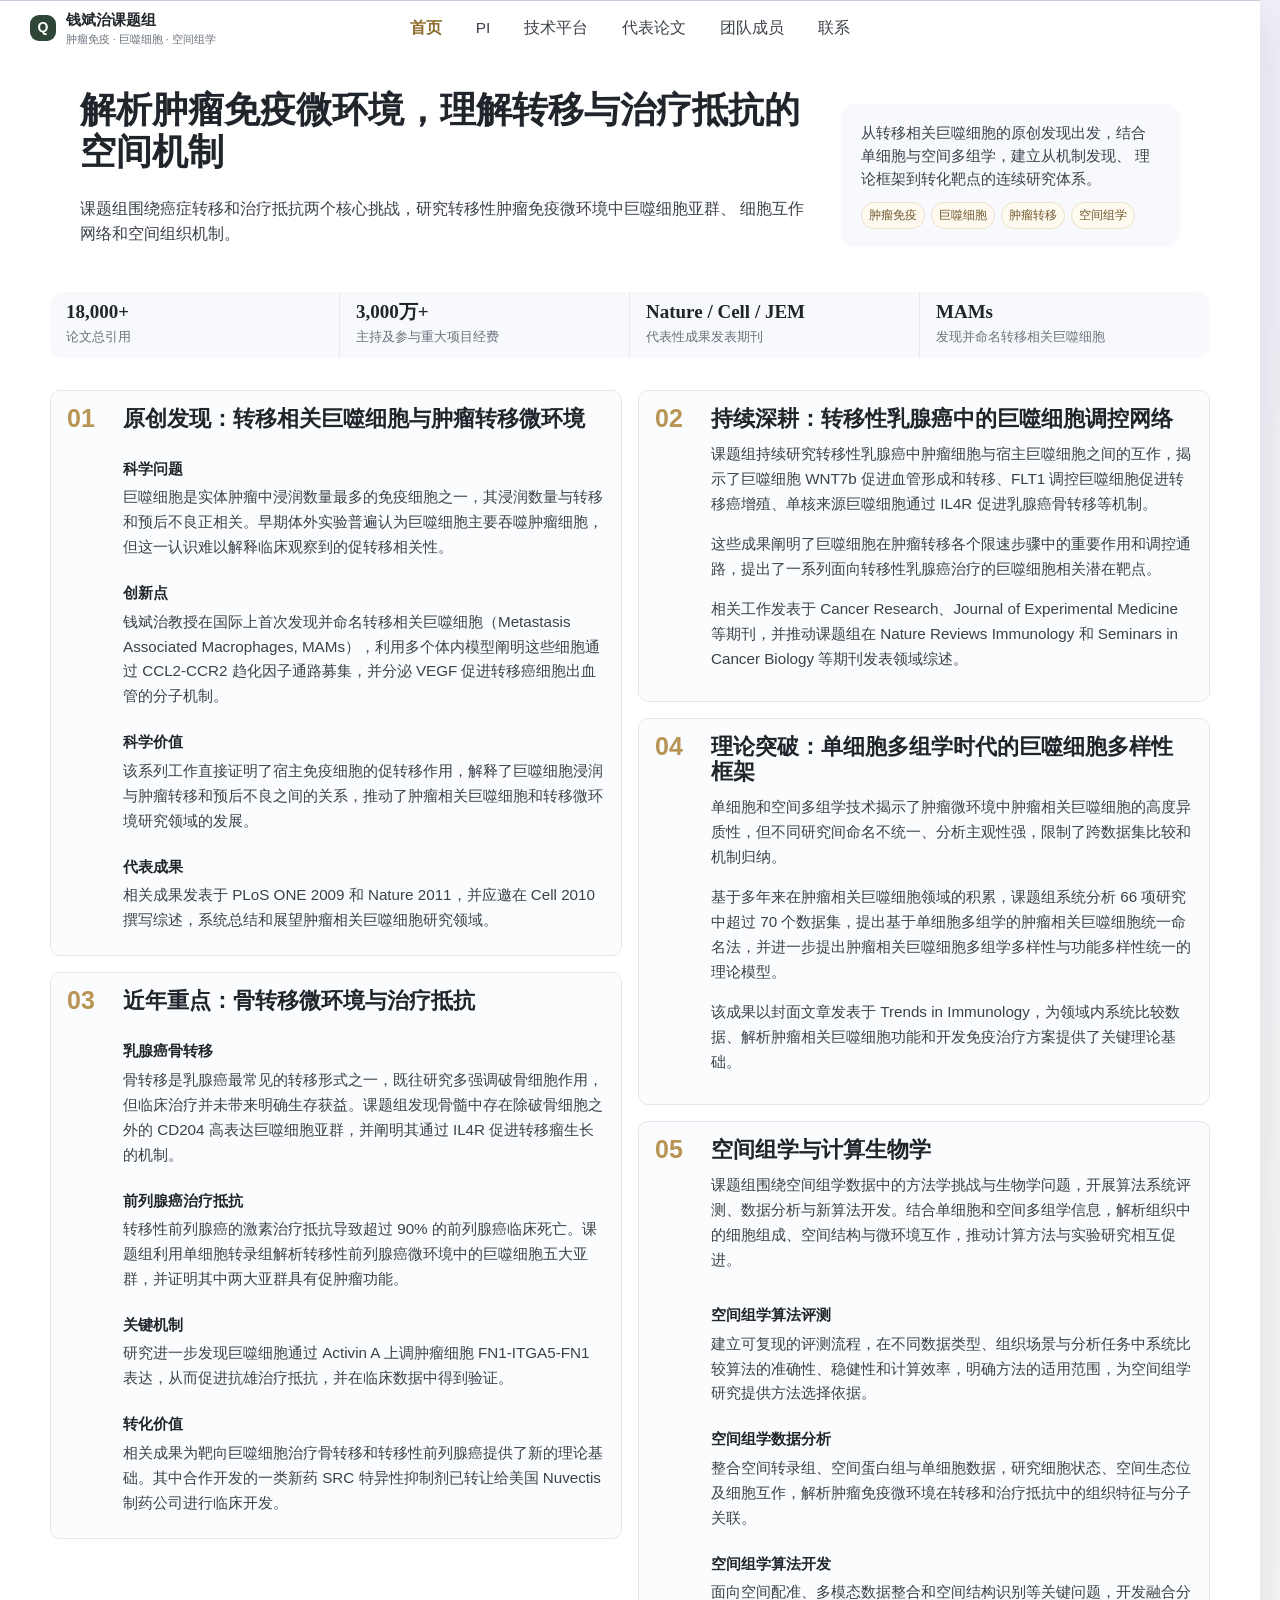
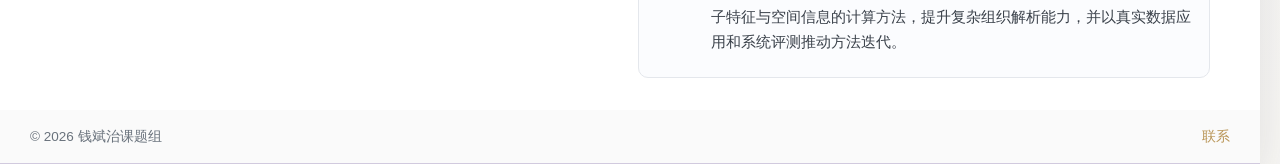
<file: index.html>
<!doctype html>
<html lang="zh-CN">
  <head>
    <meta charset="utf-8">
    <meta name="viewport" content="width=device-width, initial-scale=1">
    <meta name="description" content="钱斌治教授课题组中文主页：肿瘤免疫、巨噬细胞、肿瘤微环境、空间组学与多组学整合研究。">
    <title>钱斌治课题组 | 肿瘤免疫与空间组学</title>
    <link rel="stylesheet" href="styles.css">
  </head>
  <body>
    <header class="site-header">
      <a class="brand" href="index.html" aria-label="回到首页">
        <span class="brand-mark">Q</span>
        <span>
          <strong>钱斌治课题组</strong>
          <small>肿瘤免疫 · 巨噬细胞 · 空间组学</small>
        </span>
      </a>
      <button class="nav-toggle" type="button" aria-expanded="false" aria-controls="site-nav">
        <span></span>
        <span></span>
        <span></span>
      </button>
      <nav id="site-nav" class="site-nav" aria-label="主导航">
        <a class="active" href="index.html">首页</a>
        <a href="pi.html">PI</a>
        <a href="platforms.html">技术平台</a>
        <a href="publications.html">代表论文</a>
        <a href="members.html">团队成员</a>
        <a href="contact.html">联系</a>
      </nav>
    </header>

    <main>
      <section class="home-hero">
        <div class="hero-statement">
          <p class="eyebrow">研究方向</p>
          <h1>解析肿瘤免疫微环境，理解转移与治疗抵抗的空间机制</h1>
          <p class="lead">
            课题组围绕癌症转移和治疗抵抗两个核心挑战，研究转移性肿瘤免疫微环境中巨噬细胞亚群、
            细胞互作网络和空间组织机制。
          </p>
        </div>
        <aside class="hero-brief">
          <p class="brief-label">钱斌治课题组</p>
          <p>
            从转移相关巨噬细胞的原创发现出发，结合单细胞与空间多组学，建立从机制发现、
            理论框架到转化靶点的连续研究体系。
          </p>
          <div class="brief-tags">
            <span>肿瘤免疫</span>
            <span>巨噬细胞</span>
            <span>肿瘤转移</span>
            <span>空间组学</span>
          </div>
        </aside>
      </section>

      <section class="metrics" aria-label="课题组亮点">
        <div>
          <strong>18,000+</strong>
          <span>论文总引用</span>
        </div>
        <div>
          <strong>3,000万+</strong>
          <span>主持及参与重大项目经费</span>
        </div>
        <div>
          <strong>Nature / Cell / JEM</strong>
          <span>代表性成果发表期刊</span>
        </div>
        <div>
          <strong>MAMs</strong>
          <span>发现并命名转移相关巨噬细胞</span>
        </div>
      </section>

      <section class="section">
        <div class="research-detail-list">
          <div class="research-column">
          <article style="--research-order: 1">
            <span class="card-index">01</span>
            <h2>原创发现：转移相关巨噬细胞与肿瘤转移微环境</h2>
            <div class="detail-columns">
              <div>
                <h3>科学问题</h3>
                <p>巨噬细胞是实体肿瘤中浸润数量最多的免疫细胞之一，其浸润数量与转移和预后不良正相关。早期体外实验普遍认为巨噬细胞主要吞噬肿瘤细胞，但这一认识难以解释临床观察到的促转移相关性。</p>
              </div>
              <div>
                <h3>创新点</h3>
                <p>钱斌治教授在国际上首次发现并命名转移相关巨噬细胞（Metastasis Associated Macrophages, MAMs），利用多个体内模型阐明这些细胞通过 CCL2-CCR2 趋化因子通路募集，并分泌 VEGF 促进转移癌细胞出血管的分子机制。</p>
              </div>
              <div>
                <h3>科学价值</h3>
                <p>该系列工作直接证明了宿主免疫细胞的促转移作用，解释了巨噬细胞浸润与肿瘤转移和预后不良之间的关系，推动了肿瘤相关巨噬细胞和转移微环境研究领域的发展。</p>
              </div>
              <div>
                <h3>代表成果</h3>
                <p>相关成果发表于 PLoS ONE 2009 和 Nature 2011，并应邀在 Cell 2010 撰写综述，系统总结和展望肿瘤相关巨噬细胞研究领域。</p>
              </div>
            </div>
          </article>

          <article style="--research-order: 3">
            <span class="card-index">03</span>
            <h2>近年重点：骨转移微环境与治疗抵抗</h2>
            <div class="detail-columns">
              <div>
                <h3>乳腺癌骨转移</h3>
                <p>骨转移是乳腺癌最常见的转移形式之一，既往研究多强调破骨细胞作用，但临床治疗并未带来明确生存获益。课题组发现骨髓中存在除破骨细胞之外的 CD204 高表达巨噬细胞亚群，并阐明其通过 IL4R 促进转移瘤生长的机制。</p>
              </div>
              <div>
                <h3>前列腺癌治疗抵抗</h3>
                <p>转移性前列腺癌的激素治疗抵抗导致超过 90% 的前列腺癌临床死亡。课题组利用单细胞转录组解析转移性前列腺癌微环境中的巨噬细胞五大亚群，并证明其中两大亚群具有促肿瘤功能。</p>
              </div>
              <div>
                <h3>关键机制</h3>
                <p>研究进一步发现巨噬细胞通过 Activin A 上调肿瘤细胞 FN1-ITGA5-FN1 表达，从而促进抗雄治疗抵抗，并在临床数据中得到验证。</p>
              </div>
              <div>
                <h3>转化价值</h3>
                <p>相关成果为靶向巨噬细胞治疗骨转移和转移性前列腺癌提供了新的理论基础。其中合作开发的一类新药 SRC 特异性抑制剂已转让给美国 Nuvectis 制药公司进行临床开发。</p>
              </div>
            </div>
          </article>

          </div>
          <div class="research-column">
          <article style="--research-order: 2">
            <span class="card-index">02</span>
            <h2>持续深耕：转移性乳腺癌中的巨噬细胞调控网络</h2>
            <p>课题组持续研究转移性乳腺癌中肿瘤细胞与宿主巨噬细胞之间的互作，揭示了巨噬细胞 WNT7b 促进血管形成和转移、FLT1 调控巨噬细胞促进转移癌增殖、单核来源巨噬细胞通过 IL4R 促进乳腺癌骨转移等机制。</p>
            <p>这些成果阐明了巨噬细胞在肿瘤转移各个限速步骤中的重要作用和调控通路，提出了一系列面向转移性乳腺癌治疗的巨噬细胞相关潜在靶点。</p>
            <p>相关工作发表于 Cancer Research、Journal of Experimental Medicine 等期刊，并推动课题组在 Nature Reviews Immunology 和 Seminars in Cancer Biology 等期刊发表领域综述。</p>
          </article>
          <article style="--research-order: 4">
            <span class="card-index">04</span>
            <h2>理论突破：单细胞多组学时代的巨噬细胞多样性框架</h2>
            <p>单细胞和空间多组学技术揭示了肿瘤微环境中肿瘤相关巨噬细胞的高度异质性，但不同研究间命名不统一、分析主观性强，限制了跨数据集比较和机制归纳。</p>
            <p>基于多年来在肿瘤相关巨噬细胞领域的积累，课题组系统分析 66 项研究中超过 70 个数据集，提出基于单细胞多组学的肿瘤相关巨噬细胞统一命名法，并进一步提出肿瘤相关巨噬细胞多组学多样性与功能多样性统一的理论模型。</p>
            <p>该成果以封面文章发表于 Trends in Immunology，为领域内系统比较数据、解析肿瘤相关巨噬细胞功能和开发免疫治疗方案提供了关键理论基础。</p>
          </article>
          <article class="bioinformatics-section" aria-labelledby="bioinformatics-title" style="--research-order: 5">
            <span class="card-index">05</span>
            <h2 id="bioinformatics-title">空间组学与计算生物学</h2>
            <p>课题组围绕空间组学数据中的方法学挑战与生物学问题，开展算法系统评测、数据分析与新算法开发。结合单细胞和空间多组学信息，解析组织中的细胞组成、空间结构与微环境互作，推动计算方法与实验研究相互促进。</p>
            <div class="detail-columns">
              <div>
              <h3>空间组学算法评测</h3>
              <p>建立可复现的评测流程，在不同数据类型、组织场景与分析任务中系统比较算法的准确性、稳健性和计算效率，明确方法的适用范围，为空间组学研究提供方法选择依据。</p>
              </div>
              <div>
              <h3>空间组学数据分析</h3>
              <p>整合空间转录组、空间蛋白组与单细胞数据，研究细胞状态、空间生态位及细胞互作，解析肿瘤免疫微环境在转移和治疗抵抗中的组织特征与分子关联。</p>
              </div>
              <div>
              <h3>空间组学算法开发</h3>
              <p>面向空间配准、多模态数据整合和空间结构识别等关键问题，开发融合分子特征与空间信息的计算方法，提升复杂组织解析能力，并以真实数据应用和系统评测推动方法迭代。</p>
              </div>
            </div>
          </article>
          </div>
        </div>
      </section>
    </main>

    <footer class="site-footer">
      <p>© <span id="year"></span> 钱斌治课题组</p>
      <a href="contact.html">联系</a>
    </footer>

    <script src="script.js"></script>
  </body>
</html>
</file>
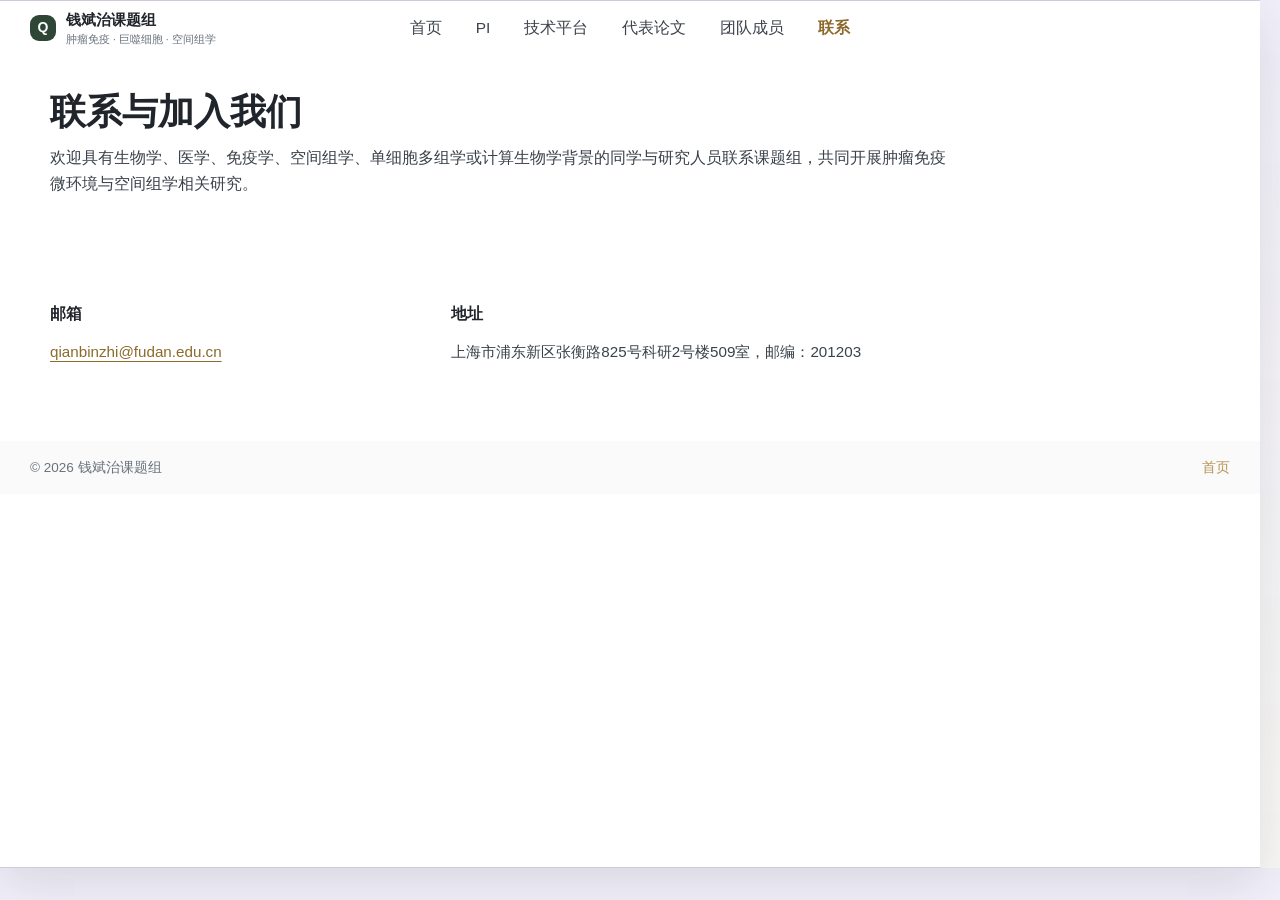
<file: contact.html>
<!doctype html>
<html lang="zh-CN">
  <head>
    <meta charset="utf-8">
    <meta name="viewport" content="width=device-width, initial-scale=1">
    <meta name="description" content="联系钱斌治课题组。">
    <title>联系 | 钱斌治课题组</title>
    <link rel="stylesheet" href="styles.css">
  </head>
  <body>
    <header class="site-header">
      <a class="brand" href="index.html"><span class="brand-mark">Q</span><span><strong>钱斌治课题组</strong><small>肿瘤免疫 · 巨噬细胞 · 空间组学</small></span></a>
      <button class="nav-toggle" type="button" aria-expanded="false" aria-controls="site-nav"><span></span><span></span><span></span></button>
      <nav id="site-nav" class="site-nav" aria-label="主导航">
        <a href="index.html">首页</a><a href="pi.html">PI</a><a href="platforms.html">技术平台</a><a href="publications.html">代表论文</a><a href="members.html">团队成员</a><a class="active" href="contact.html">联系</a>
      </nav>
    </header>
    <main>
      <section class="page-hero compact">
        <div>
          <p class="eyebrow">联系</p>
          <h1>联系与加入我们</h1>
          <p class="lead">欢迎具有生物学、医学、免疫学、空间组学、单细胞多组学或计算生物学背景的同学与研究人员联系课题组，共同开展肿瘤免疫微环境与空间组学相关研究。</p>
        </div>
      </section>
      <section class="section">
        <div class="content-frame contact-frame">
          <div class="contact-grid">
            <div><h3>邮箱</h3><p><a href="mailto:qianbinzhi@fudan.edu.cn">qianbinzhi@fudan.edu.cn</a></p></div>
            <div><h3>地址</h3><p>上海市浦东新区张衡路825号科研2号楼509室，邮编：201203</p></div>
          </div>
        </div>
      </section>
    </main>
    <footer class="site-footer"><p>© <span id="year"></span> 钱斌治课题组</p><a href="index.html">首页</a></footer>
    <script src="script.js"></script>
  </body>
</html>
</file>
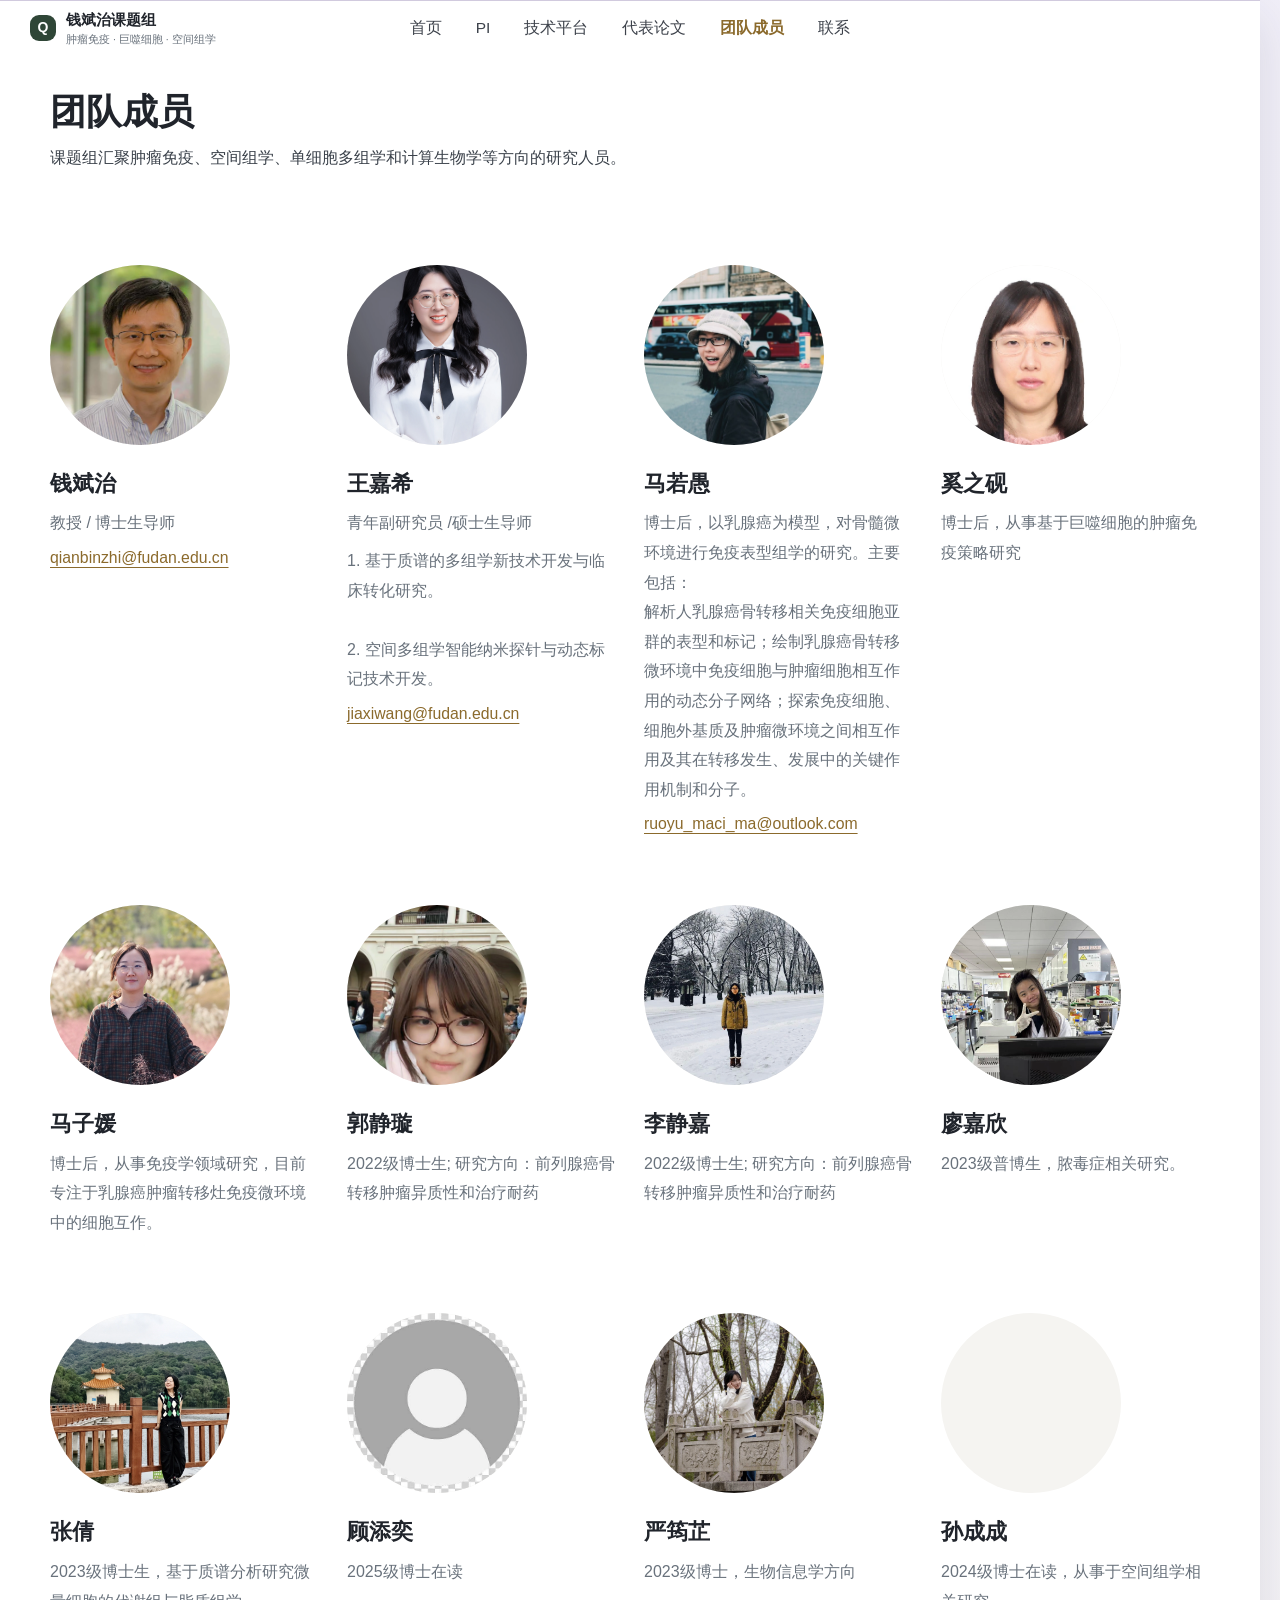
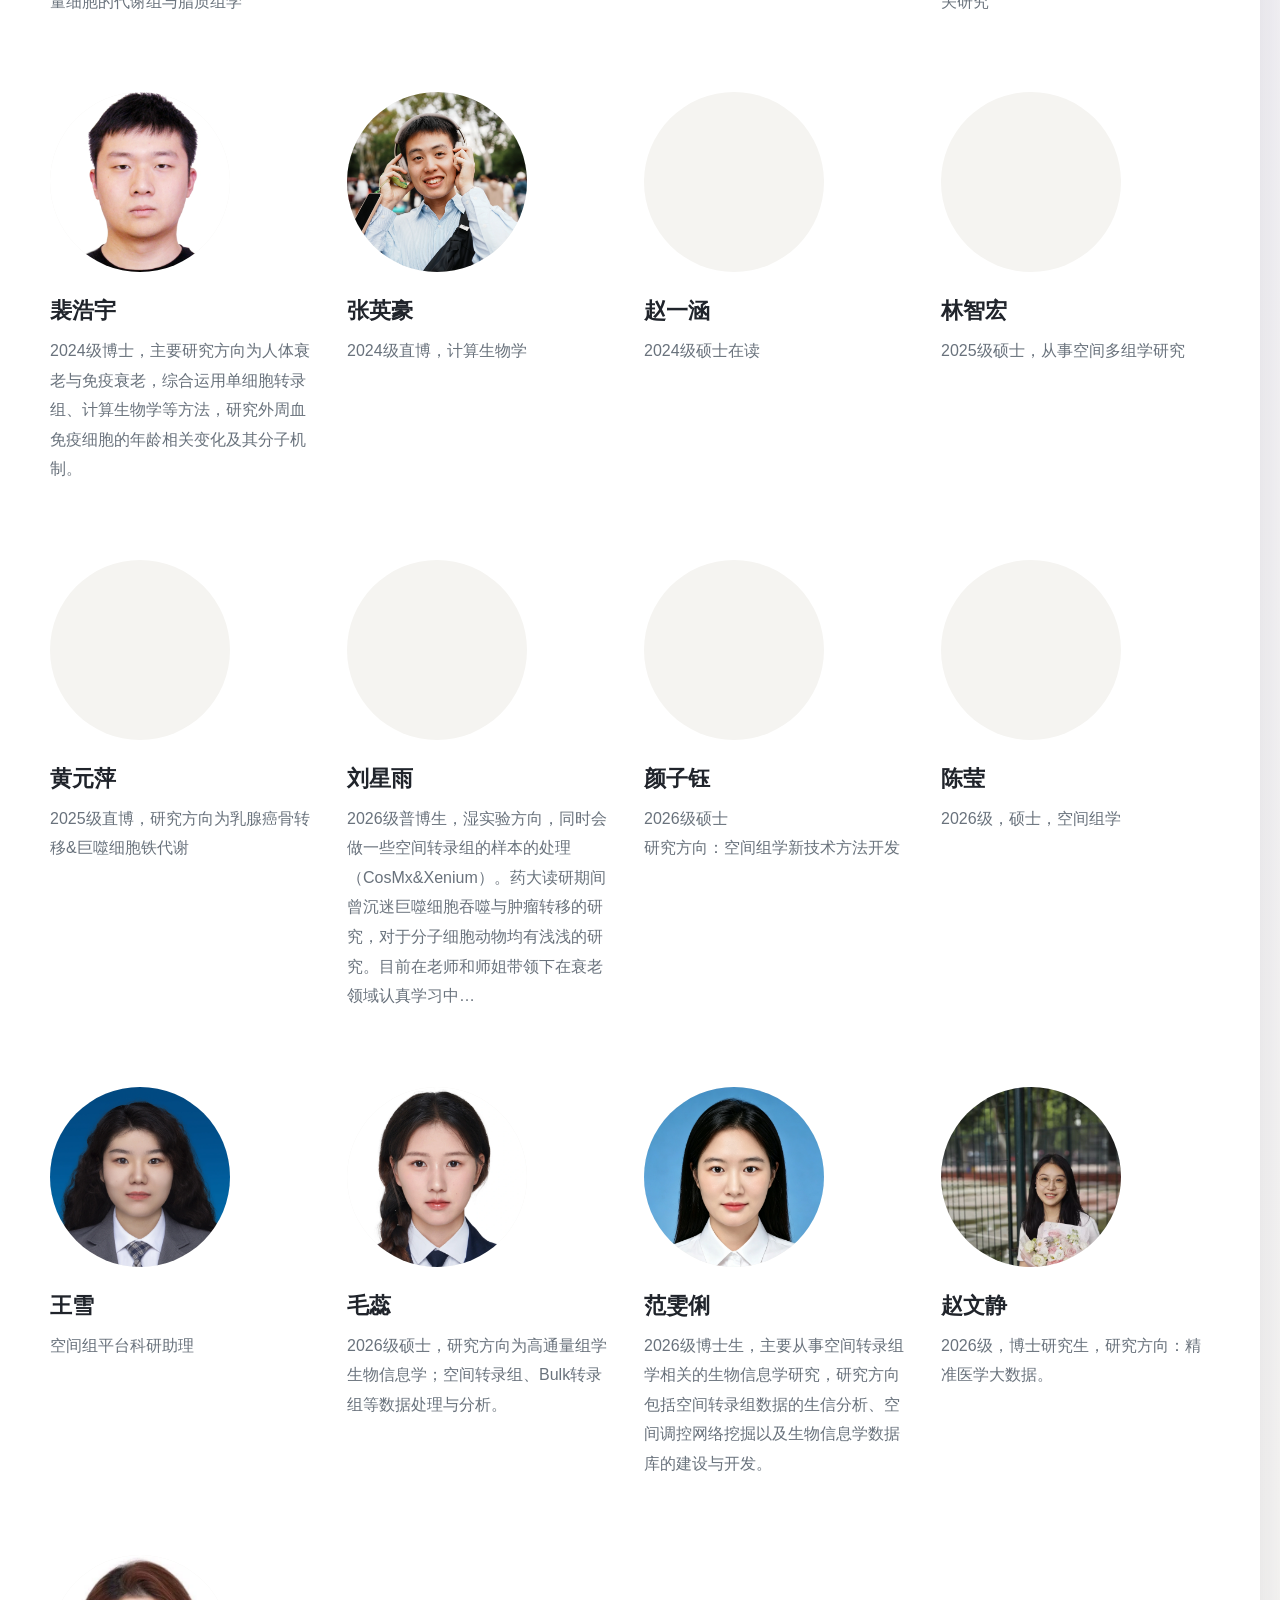
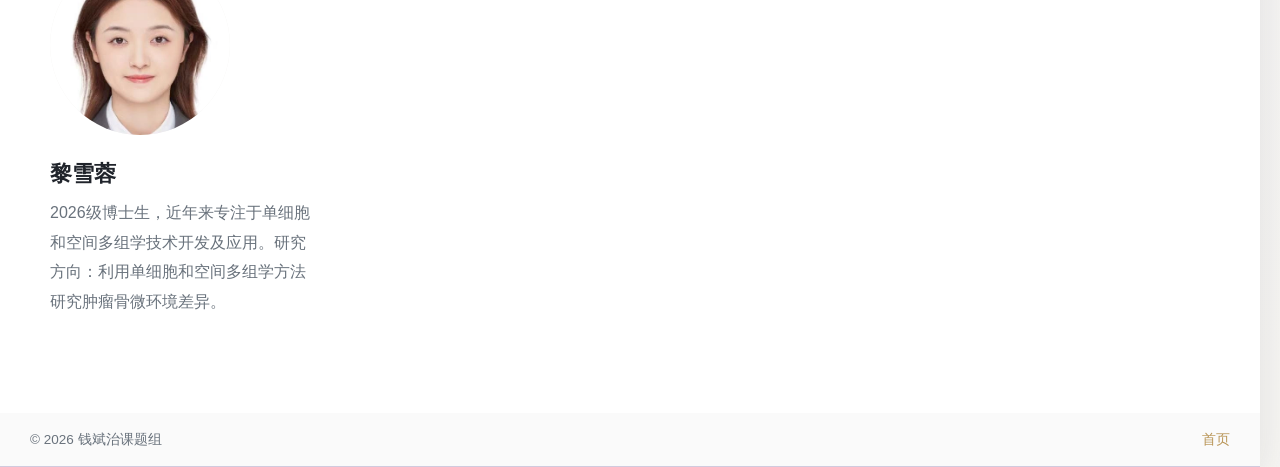
<file: members.html>
<!doctype html>
<html lang="zh-CN">
  <head>
    <meta charset="utf-8">
    <meta name="viewport" content="width=device-width, initial-scale=1">
    <meta name="description" content="钱斌治课题组团队成员。">
    <title>团队成员 | 钱斌治课题组</title>
    <link rel="stylesheet" href="styles.css">
  </head>
  <body>
    <header class="site-header">
      <a class="brand" href="index.html"><span class="brand-mark">Q</span><span><strong>钱斌治课题组</strong><small>肿瘤免疫 · 巨噬细胞 · 空间组学</small></span></a>
      <button class="nav-toggle" type="button" aria-expanded="false" aria-controls="site-nav"><span></span><span></span><span></span></button>
      <nav id="site-nav" class="site-nav" aria-label="主导航">
        <a href="index.html">首页</a><a href="pi.html">PI</a><a href="platforms.html">技术平台</a><a href="publications.html">代表论文</a><a class="active" href="members.html">团队成员</a><a href="contact.html">联系</a>
      </nav>
    </header>
    <main>
      <section class="page-hero compact">
        <div>
          <p class="eyebrow">团队</p>
          <h1>团队成员</h1>
          <p class="lead">课题组汇聚肿瘤免疫、空间组学、单细胞多组学和计算生物学等方向的研究人员。</p>
        </div>
      </section>
      <section class="section">
        <div class="content-frame">
          <div class="member-grid">
            <!-- MEMBERS:START -->
            <article class="member-card">
              <img src="assets/pi-qian-binzhi.webp" alt="钱斌治教授肖像">
              <div>
                <h3>钱斌治</h3>
                <p>教授 / 博士生导师</p>
                <a href="mailto:qianbinzhi@fudan.edu.cn">qianbinzhi@fudan.edu.cn</a>
              </div>
            </article>
            <article class="member-card"><img src="assets/members/Xi_Xi_2026-09-02%2014.55.22_%E7%8E%8B%E5%98%89%E5%B8%8C-%E5%A4%8D%E6%97%A6%E5%A4%A7%E5%AD%A6%40_01.webp" alt="王嘉希" loading="lazy" decoding="async"><div><h3>王嘉希</h3><p>青年副研究员 /硕士生导师</p><p>1. 基于质谱的多组学新技术开发与临床转化研究。

2. 空间多组学智能纳米探针与动态标记技术开发。</p><a href="mailto:jiaxiwang@fudan.edu.cn">jiaxiwang@fudan.edu.cn</a></div></article>
            <article class="member-card"><img src="assets/members/mry.webp" alt="马若愚" loading="lazy" decoding="async"><div><h3>马若愚</h3><p>博士后，以乳腺癌为模型，对骨髓微环境进行免疫表型组学的研究。主要包括：
解析人乳腺癌骨转移相关免疫细胞亚群的表型和标记；绘制乳腺癌骨转移微环境中免疫细胞与肿瘤细胞相互作用的动态分子网络；探索免疫细胞、细胞外基质及肿瘤微环境之间相互作用及其在转移发生、发展中的关键作用机制和分子。</p><a href="mailto:ruoyu_maci_ma@outlook.com">ruoyu_maci_ma@outlook.com</a></div></article>
            <article class="member-card"><img src="assets/members/XI_2026-09-04%2011.40.07_%E7%85%A7%E7%89%87_01.webp" alt="奚之砚" loading="lazy" decoding="async"><div><h3>奚之砚</h3><p>博士后，从事基于巨噬细胞的肿瘤免疫策略研究</p></div></article>
            <article class="member-card"><img src="assets/members/%E5%AD%90%E5%AA%9B_2026-09-02%2013.18.43_picture-0_01.webp" alt="马子媛" loading="lazy" decoding="async"><div><h3>马子媛</h3><p>博士后，从事免疫学领域研究，目前专注于乳腺癌肿瘤转移灶免疫微环境中的细胞互作。</p></div></article>
            <article class="member-card"><img src="assets/members/%E6%9C%AA%E9%97%BB%E8%8A%B1%E5%90%8D_2026-09-04%2010.09.51_%E7%94%9F%E6%B4%BB%E7%85%A7-%E9%83%AD%E9%9D%99%E7%92%87_01.webp" alt="郭静璇" loading="lazy" decoding="async"><div><h3>郭静璇</h3><p>2022级博士生; 研究方向：前列腺癌骨转移肿瘤异质性和治疗耐药</p></div></article>
            <article class="member-card"><img src="assets/members/%E6%9D%8E%E9%9D%99%E5%98%89_2026-09-04%2010.45.14_IMG_3282_01.webp" alt="李静嘉" loading="lazy" decoding="async"><div><h3>李静嘉</h3><p>2022级博士生; 研究方向：前列腺癌骨转移肿瘤异质性和治疗耐药</p></div></article>
            <article class="member-card"><img src="assets/members/%E5%8D%97%E5%98%89%E3%80%82_2026-09-02%2013.18.52_%E5%BE%AE%E4%BF%A1%E5%9B%BE%E7%89%87_20260902131608_9_69_02.webp" alt="廖嘉欣" loading="lazy" decoding="async"><div><h3>廖嘉欣</h3><p>2023级普博生，脓毒症相关研究。</p></div></article>
            <article class="member-card"><img src="assets/members/%E5%BC%A0%E5%80%A9_2026-09-02%2014.34.46_IMG_5520_02.webp" alt="张倩" loading="lazy" decoding="async"><div><h3>张倩</h3><p>2023级博士生，基于质谱分析研究微量细胞的代谢组与脂质组学</p></div></article>
            <article class="member-card"><img src="assets/members/eb059ad4933d518f1befa0e88c2b46c9.webp" alt="顾添奕" loading="lazy" decoding="async"><div><h3>顾添奕</h3><p>2025级博士在读</p></div></article>
            <article class="member-card"><img src="assets/members/yyz.webp" alt="严筠芷" loading="lazy" decoding="async"><div><h3>严筠芷</h3><p>2023级博士，生物信息学方向</p></div></article>
            <article class="member-card"><img src="assets/members/scc.webp" alt="孙成成" loading="lazy" decoding="async"><div><h3>孙成成</h3><p>2024级博士在读，从事于空间组学相关研究</p></div></article>
            <article class="member-card"><img src="assets/members/%E8%A3%B4%E6%B5%A9%E5%AE%87_2026-09-04%2011.46.03_picture-0_01.webp" alt="裴浩宇" loading="lazy" decoding="async"><div><h3>裴浩宇</h3><p>2024级博士，主要研究方向为人体衰老与免疫衰老，综合运用单细胞转录组、计算生物学等方法，研究外周血免疫细胞的年龄相关变化及其分子机制。</p></div></article>
            <article class="member-card"><img src="assets/members/zyh.webp" alt="张英豪" loading="lazy" decoding="async"><div><h3>张英豪</h3><p>2024级直博，计算生物学</p></div></article>
            <article class="member-card"><img src="assets/members/Z._2026-09-04%2012.06.56_IMG_6460_01.webp" alt="赵一涵" loading="lazy" decoding="async"><div><h3>赵一涵</h3><p>2024级硕士在读</p></div></article>
            <article class="member-card"><img src="assets/members/%E5%BE%AE%E4%BF%A1%E5%9B%BE%E7%89%87_20260905143202_64_2.webp" alt="林智宏" loading="lazy" decoding="async"><div><h3>林智宏</h3><p>2025级硕士，从事空间多组学研究</p></div></article>
            <article class="member-card"><img src="assets/members/%F0%9F%8C%9F_2026-09-03%2022.51.36_IMG_0080_01.webp" alt="黄元萍" loading="lazy" decoding="async"><div><h3>黄元萍</h3><p>2025级直博，研究方向为乳腺癌骨转移&amp;巨噬细胞铁代谢</p></div></article>
            <article class="member-card"><img src="assets/members/lxy.webp" alt="刘星雨" loading="lazy" decoding="async"><div><h3>刘星雨</h3><p>2026级普博生，湿实验方向，同时会做一些空间转录组的样本的处理（CosMx&amp;Xenium）。药大读研期间曾沉迷巨噬细胞吞噬与肿瘤转移的研究，对于分子细胞动物均有浅浅的研究。目前在老师和师姐带领下在衰老领域认真学习中…</p></div></article>
            <article class="member-card"><img src="assets/members/%E5%92%8C%E6%88%91%E4%B8%80%E8%B5%B7%E5%9B%9E%E5%8F%99%E5%88%A9%E4%BA%9A%E6%B2%99%E6%BC%A0%E5%A5%BD%E5%90%97_2026-09-02%2018.04.39_picture-0_01.webp" alt="颜子钰" loading="lazy" decoding="async"><div><h3>颜子钰</h3><p>2026级硕士
研究方向：空间组学新技术方法开发</p></div></article>
            <article class="member-card"><img src="assets/members/%E5%AE%A3%E6%84%BF_2026-09-03%2008.10.30_picture-0_01.webp" alt="陈莹" loading="lazy" decoding="async"><div><h3>陈莹</h3><p>2026级，硕士，空间组学</p></div></article>
            <article class="member-card"><img src="assets/members/%E4%B9%9D%E6%AD%8C_2026-09-04%2012.01.54_f3b0613aaccb83f79659432cf0f93a0b_01.webp" alt="王雪" loading="lazy" decoding="async"><div><h3>王雪</h3><p>空间组平台科研助理</p></div></article>
            <article class="member-card"><img src="assets/members/%F0%9F%8D%80%E7%8E%9B%E5%8D%A1%E5%B7%B4%E5%8D%A1%F0%9F%8C%B8_2026-09-02%2013.11.04_picture-0_01.webp" alt="毛蕊" loading="lazy" decoding="async"><div><h3>毛蕊</h3><p>2026级硕士，研究方向为高通量组学生物信息学；空间转录组、Bulk转录组等数据处理与分析。</p></div></article>
            <article class="member-card"><img src="assets/members/%E8%91%9B%E7%BB%BF_2026-09-04%2001.42.00_%E8%8C%83%E9%9B%AF%E4%BF%90_%E7%85%A7%E7%89%87_01.webp" alt="范雯俐" loading="lazy" decoding="async"><div><h3>范雯俐</h3><p>2026级博士生，主要从事空间转录组学相关的生物信息学研究，研究方向包括空间转录组数据的生信分析、空间调控网络挖掘以及生物信息学数据库的建设与开发。</p></div></article>
            <article class="member-card"><img src="assets/members/ILXX_2026-09-04%2009.56.15_picture-0_01.webp" alt="赵文静" loading="lazy" decoding="async"><div><h3>赵文静</h3><p>2026级，博士研究生，研究方向：精准医学大数据。</p></div></article>
            <article class="member-card"><img src="assets/members/%E4%B8%80%E5%8A%A0%E6%A0%97_2026-09-04%2010.34.41_%E5%BE%AE%E4%BF%A1%E5%9B%BE%E7%89%87_2025-12-09_214455_899_01.webp" alt="黎雪蓉" loading="lazy" decoding="async"><div><h3>黎雪蓉</h3><p>2026级博士生，近年来专注于单细胞和空间多组学技术开发及应用。研究方向：利用单细胞和空间多组学方法研究肿瘤骨微环境差异。</p></div></article>
<!-- MEMBERS:END -->
          </div>
        </div>
      </section>
    </main>
    <footer class="site-footer"><p>© <span id="year"></span> 钱斌治课题组</p><a href="index.html">首页</a></footer>
    <script src="script.js"></script>
  </body>
</html>
</file>
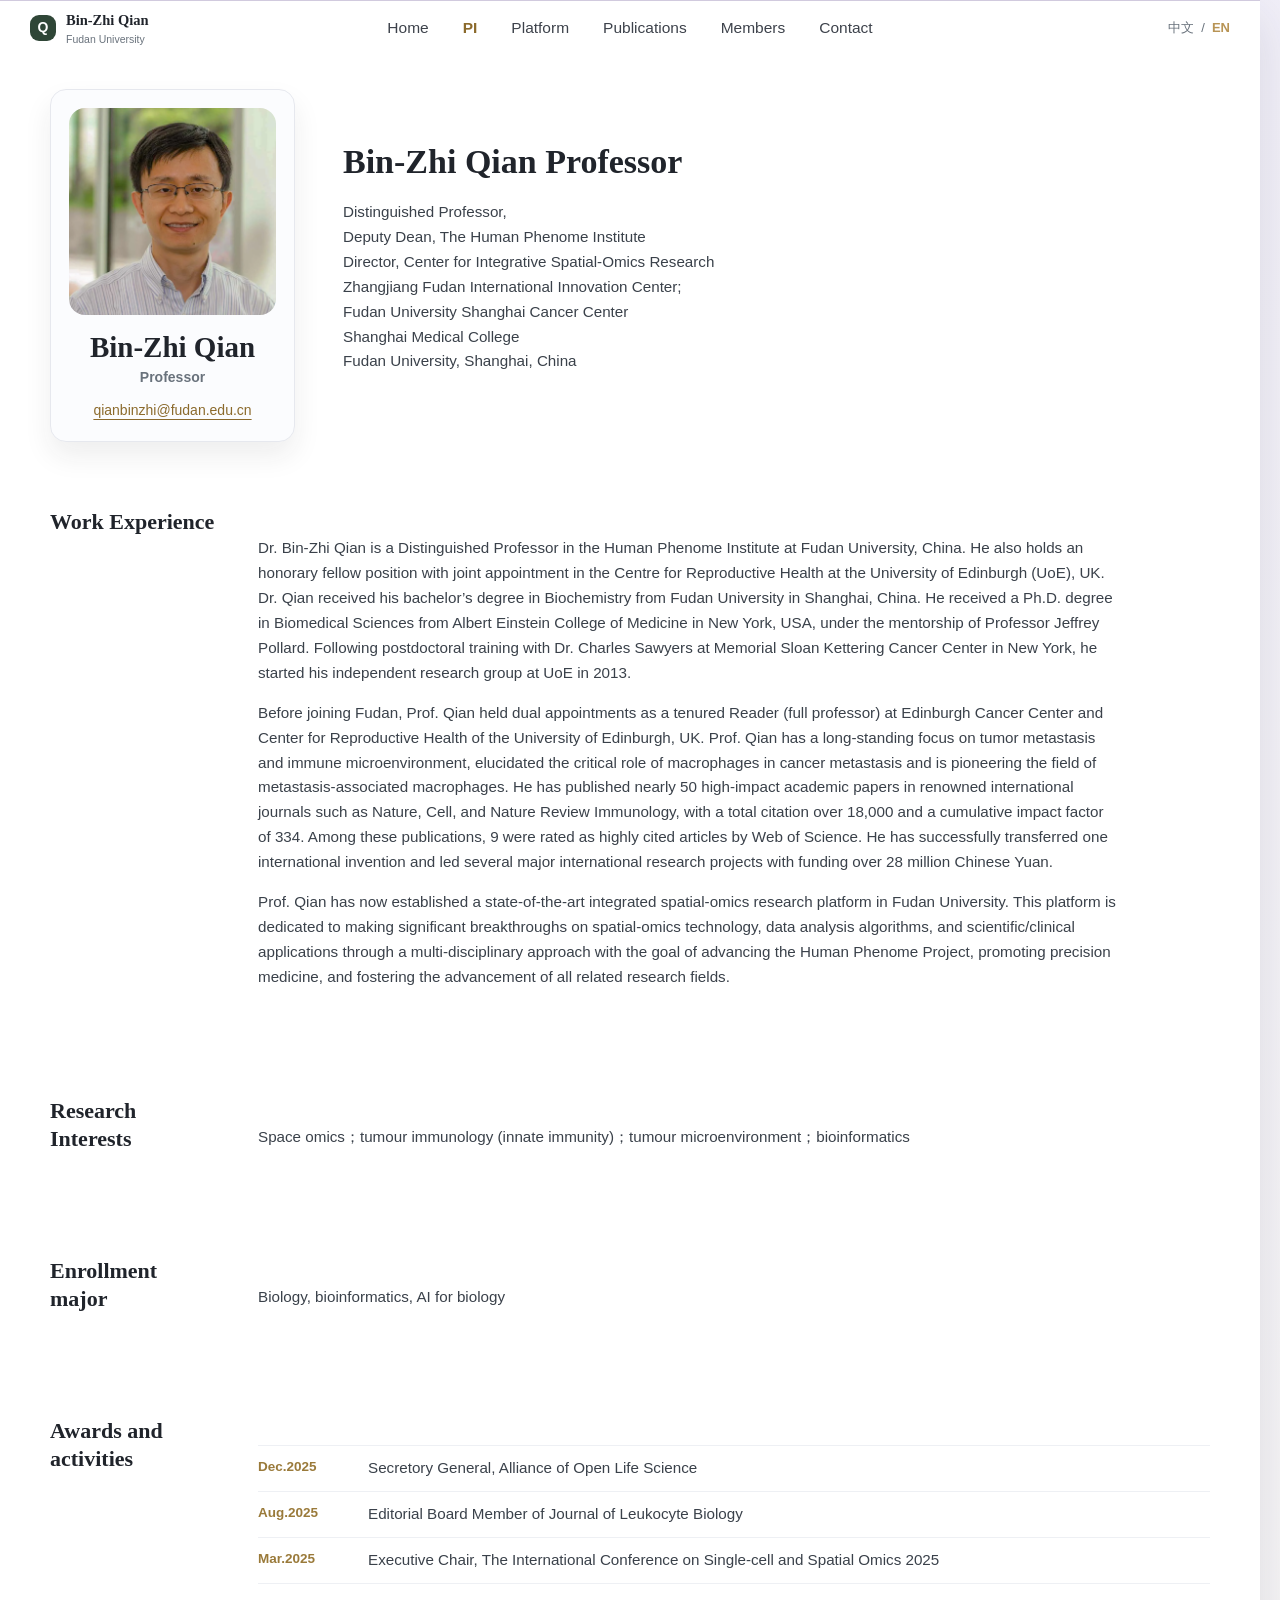
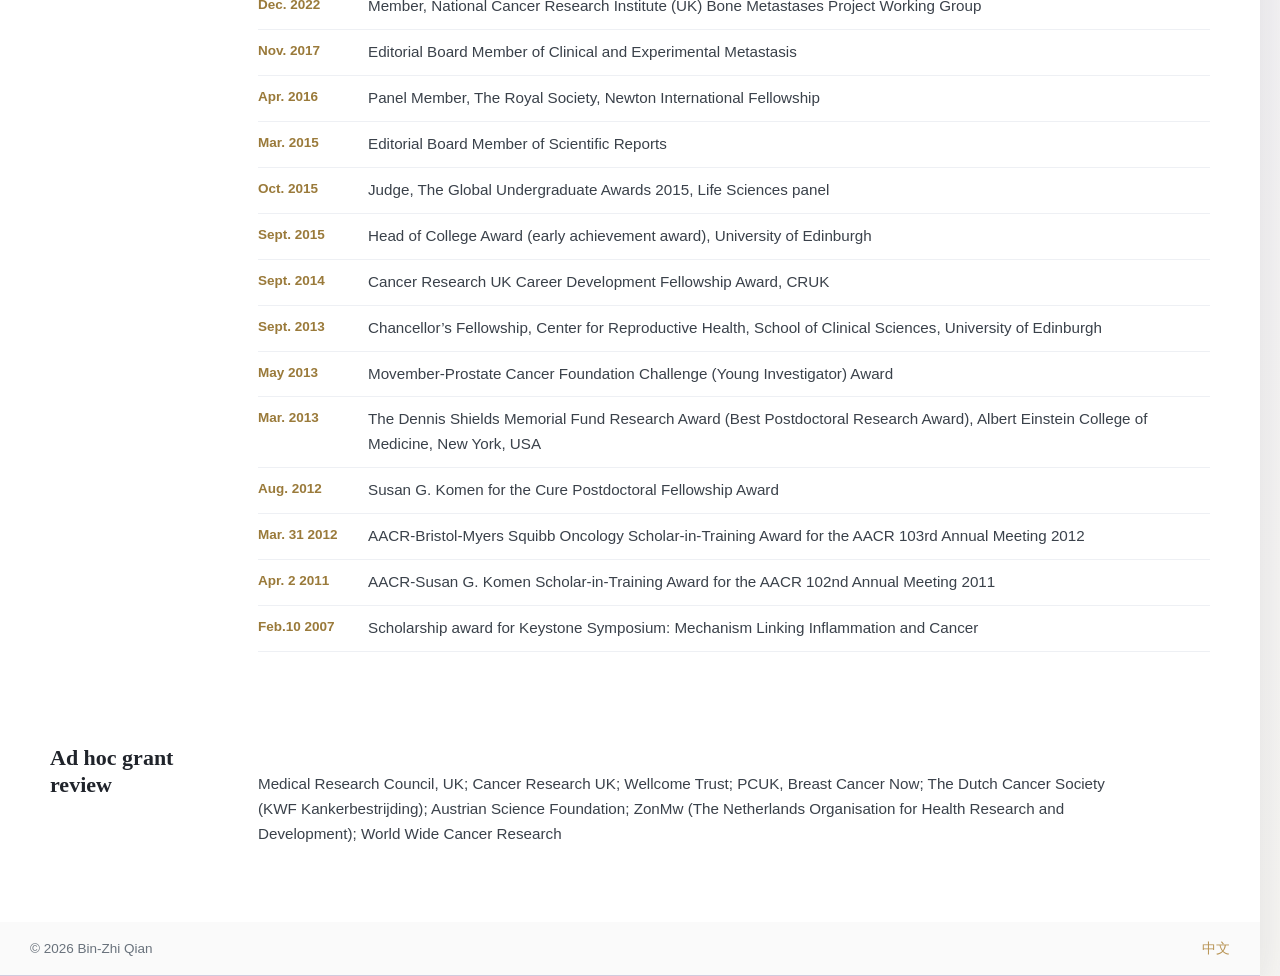
<file: pi-en.html>
<!doctype html>
<html lang="en">
  <head>
    <meta charset="utf-8">
    <meta name="viewport" content="width=device-width, initial-scale=1">
    <meta name="description" content="Bin-Zhi Qian, Professor at Fudan University.">
    <title>Bin-Zhi Qian | PI</title>
    <link rel="stylesheet" href="styles.css">
  </head>
  <body>
    <header class="site-header">
      <a class="brand" href="index.html" aria-label="Back to home">
        <span class="brand-mark">Q</span>
        <span><strong>Bin-Zhi Qian</strong><small>Fudan University</small></span>
      </a>
      <button class="nav-toggle" type="button" aria-expanded="false" aria-controls="site-nav"><span></span><span></span><span></span></button>
      <nav id="site-nav" class="site-nav" aria-label="Main navigation">
        <a href="index.html">Home</a>
        <a class="active" href="pi-en.html">PI</a>
        <a href="platforms.html">Platform</a>
        <a href="publications.html">Publications</a>
        <a href="members.html">Members</a>
        <a href="contact.html">Contact</a>
      </nav>
      <div class="language-switch" aria-label="Language switch"><a href="pi.html" lang="zh-CN">中文</a><span>/</span><a class="active" href="pi-en.html">EN</a></div>
    </header>

    <main>
      <section class="pi-profile">
        <div class="profile-frame">
          <aside class="pi-sidebar">
            <img src="assets/pi-qian-binzhi.webp" alt="Bin-Zhi Qian">
            <h1>Bin-Zhi Qian</h1>
            <p class="pi-title">Professor</p>
            <a class="pi-mail" href="mailto:qianbinzhi@fudan.edu.cn">qianbinzhi@fudan.edu.cn</a>
          </aside>

          <article class="pi-main prose">
            <h2>Bin-Zhi Qian Professor</h2>
            <p>Distinguished Professor,<br>Deputy Dean, The Human Phenome Institute<br>Director, Center for Integrative Spatial-Omics Research<br>Zhangjiang Fudan International Innovation Center;<br>Fudan University Shanghai Cancer Center<br>Shanghai Medical College<br>Fudan University, Shanghai, China<br> </p>
          </article>
        </div>
      </section>

      <section class="section section-muted">
        <div class="section-heading"><h2>Work Experience</h2></div>
        <div class="content-frame"><div class="prose compact-prose">
          <p>Dr. Bin-Zhi Qian is a Distinguished Professor in the Human Phenome Institute at Fudan University, China. He also holds an honorary fellow position with joint appointment in the Centre for Reproductive Health at the University of Edinburgh (UoE), UK. Dr. Qian received his bachelor’s degree in Biochemistry from Fudan University in Shanghai, China. He received a Ph.D. degree in Biomedical Sciences from Albert Einstein College of Medicine in New York, USA, under the mentorship of Professor Jeffrey Pollard. Following postdoctoral training with Dr. Charles Sawyers at Memorial Sloan Kettering Cancer Center in New York, he started his independent research group at UoE in 2013.</p>
          <p>Before joining Fudan, Prof. Qian held dual appointments as a tenured Reader (full professor) at Edinburgh Cancer Center and Center for Reproductive Health of the University of Edinburgh, UK. Prof. Qian has a long-standing focus on tumor metastasis and immune microenvironment, elucidated the critical role of macrophages in cancer metastasis and is pioneering the field of metastasis-associated macrophages. He has published nearly 50 high-impact academic papers in renowned international journals such as Nature, Cell, and Nature Review Immunology, with a total citation over 18,000 and a cumulative impact factor of 334. Among these publications, 9 were rated as highly cited articles by Web of Science. He has successfully transferred one international invention and led several major international research projects with funding over 28 million Chinese Yuan.</p>
          <p>Prof. Qian has now established a state-of-the-art integrated spatial-omics research platform in Fudan University. This platform is dedicated to making significant breakthroughs on spatial-omics technology, data analysis algorithms, and scientific/clinical applications through a multi-disciplinary approach with the goal of advancing the Human Phenome Project, promoting precision medicine, and fostering the advancement of all related research fields.</p>
        </div></div>
      </section>

      <section class="section">
        <div class="section-heading"><h2>Research Interests</h2></div>
        <div class="content-frame"><div class="prose compact-prose"><p>Space omics；tumour immunology (innate immunity)；tumour microenvironment；bioinformatics</p></div></div>
      </section>

      <section class="section section-muted">
        <div class="section-heading"><h2>Enrollment major</h2></div>
        <div class="content-frame"><div class="prose compact-prose"><p>Biology, bioinformatics, AI for biology</p></div></div>
      </section>

      <section class="section">
        <div class="section-heading"><h2>Awards and activities</h2></div>
        <div class="content-frame"><div class="timeline">
          <article><strong>Dec.2025</strong><span>Secretory General, Alliance of Open Life Science</span></article>
          <article><strong>Aug.2025</strong><span>Editorial Board Member of Journal of Leukocyte Biology</span></article>
          <article><strong>Mar.2025</strong><span>Executive Chair, The International Conference on Single-cell and Spatial Omics 2025</span></article>
          <article><strong>Dec. 2022</strong><span>Member, National Cancer Research Institute (UK) Bone Metastases Project Working Group</span></article>
          <article><strong>Nov. 2017</strong><span>Editorial Board Member of Clinical and Experimental Metastasis</span></article>
          <article><strong>Apr. 2016</strong><span>Panel Member, The Royal Society, Newton International Fellowship</span></article>
          <article><strong>Mar. 2015</strong><span>Editorial Board Member of Scientific Reports</span></article>
          <article><strong>Oct. 2015</strong><span>Judge, The Global Undergraduate Awards 2015, Life Sciences panel</span></article>
          <article><strong>Sept. 2015</strong><span>Head of College Award (early achievement award), University of Edinburgh</span></article>
          <article><strong>Sept. 2014</strong><span>Cancer Research UK Career Development Fellowship Award, CRUK</span></article>
          <article><strong>Sept. 2013</strong><span>Chancellor’s Fellowship, Center for Reproductive Health, School of Clinical Sciences, University of Edinburgh</span></article>
          <article><strong>May 2013</strong><span>Movember-Prostate Cancer Foundation Challenge (Young Investigator) Award</span></article>
          <article><strong>Mar. 2013</strong><span>The Dennis Shields Memorial Fund Research Award (Best Postdoctoral Research Award), Albert Einstein College of Medicine, New York, USA</span></article>
          <article><strong>Aug. 2012</strong><span>Susan G. Komen for the Cure Postdoctoral Fellowship Award</span></article>
          <article><strong>Mar. 31 2012</strong><span>AACR-Bristol-Myers Squibb Oncology Scholar-in-Training Award for the AACR 103rd Annual Meeting 2012</span></article>
          <article><strong>Apr. 2 2011</strong><span>AACR-Susan G. Komen Scholar-in-Training Award for the AACR 102nd Annual Meeting 2011</span></article>
          <article><strong>Feb.10 2007</strong><span>Scholarship award for Keystone Symposium: Mechanism Linking Inflammation and Cancer</span></article>
        </div></div>
      </section>

      <section class="section section-muted">
        <div class="section-heading"><h2>Ad hoc grant review</h2></div>
        <div class="content-frame"><div class="prose compact-prose"><p>Medical Research Council, UK; Cancer Research UK; Wellcome Trust; PCUK, Breast Cancer Now; The Dutch Cancer Society (KWF Kankerbestrijding); Austrian Science Foundation; ZonMw (The Netherlands Organisation for Health Research and Development); World Wide Cancer Research</p></div></div>
      </section>
    </main>

    <footer class="site-footer"><p>© <span id="year"></span> Bin-Zhi Qian</p><a href="pi.html">中文</a></footer>
    <script src="script.js"></script>
  </body>
</html>
</file>
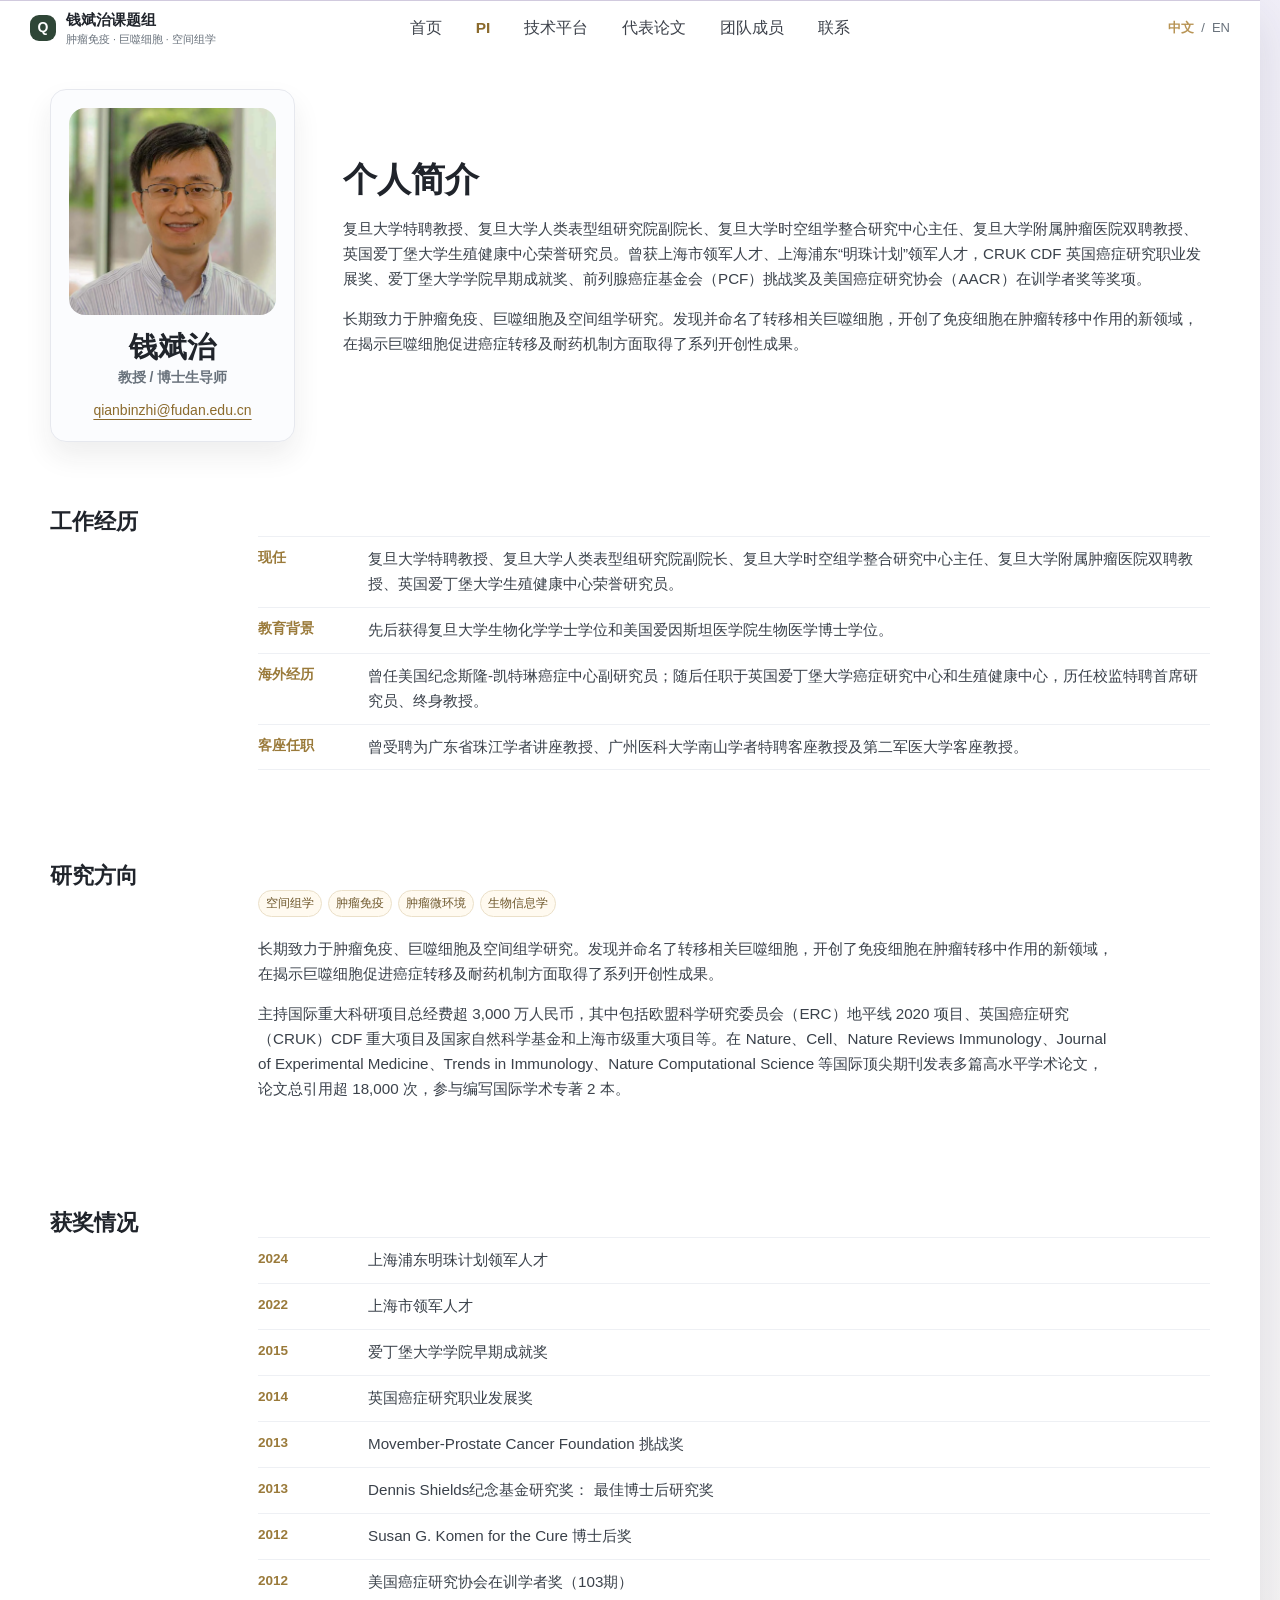
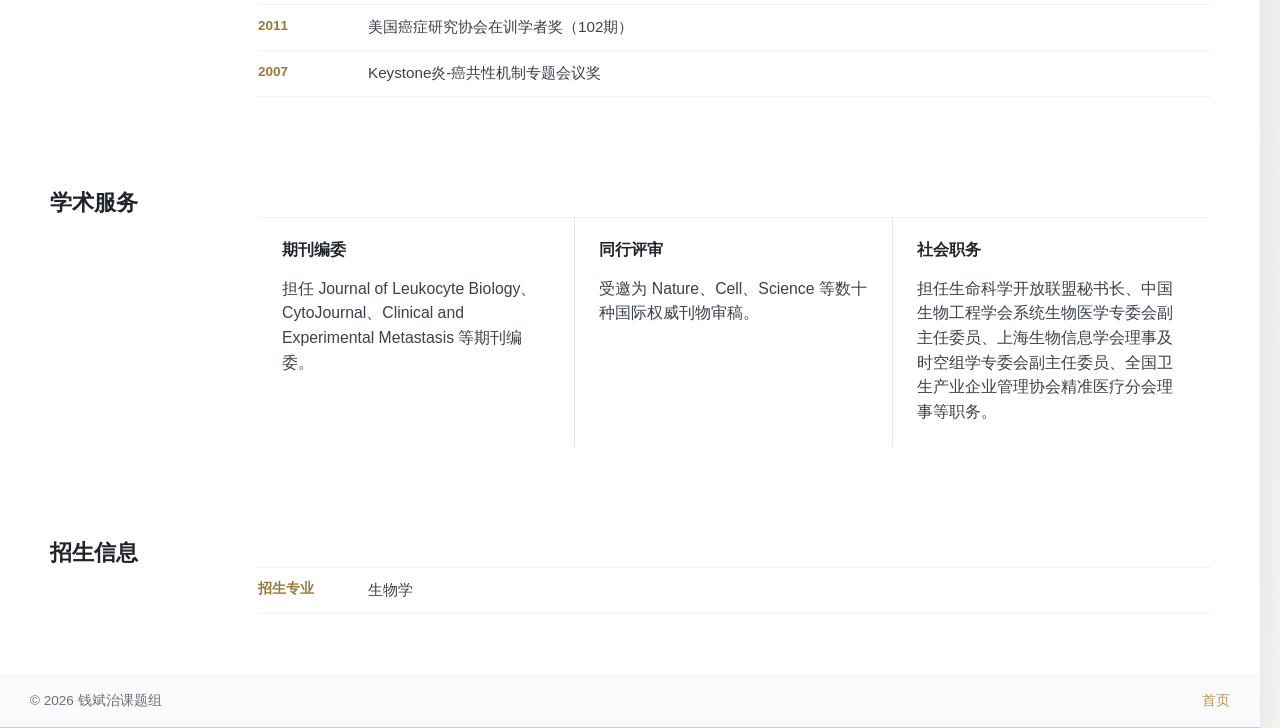
<file: pi.html>
<!doctype html>
<html lang="zh-CN">
  <head>
    <meta charset="utf-8">
    <meta name="viewport" content="width=device-width, initial-scale=1">
    <meta name="description" content="钱斌治教授简介、工作经历、研究方向、获奖情况、学术服务和招生信息。">
    <title>PI | 钱斌治课题组</title>
    <link rel="stylesheet" href="styles.css">
  </head>
  <body>
    <header class="site-header">
      <a class="brand" href="index.html" aria-label="回到首页">
        <span class="brand-mark">Q</span>
        <span><strong>钱斌治课题组</strong><small>肿瘤免疫 · 巨噬细胞 · 空间组学</small></span>
      </a>
      <button class="nav-toggle" type="button" aria-expanded="false" aria-controls="site-nav"><span></span><span></span><span></span></button>
      <nav id="site-nav" class="site-nav" aria-label="主导航">
        <a href="index.html">首页</a>
        <a class="active" href="pi.html">PI</a>
        <a href="platforms.html">技术平台</a>
        <a href="publications.html">代表论文</a>
        <a href="members.html">团队成员</a>
        <a href="contact.html">联系</a>
      </nav>
      <div class="language-switch" aria-label="语言切换"><a class="active" href="pi.html">中文</a><span>/</span><a href="pi-en.html" lang="en">EN</a></div>
    </header>

    <main>
      <section class="pi-profile">
        <div class="profile-frame">
          <aside class="pi-sidebar">
            <img src="assets/pi-qian-binzhi.webp" alt="钱斌治教授肖像">
            <h1>钱斌治</h1>
            <p class="pi-title">教授 / 博士生导师</p>
            <a class="pi-mail" href="mailto:qianbinzhi@fudan.edu.cn">qianbinzhi@fudan.edu.cn</a>
          </aside>

          <article class="pi-main prose">
            <p class="eyebrow">课题组负责人</p>
            <h2>个人简介</h2>
            <p>复旦大学特聘教授、复旦大学人类表型组研究院副院长、复旦大学时空组学整合研究中心主任、复旦大学附属肿瘤医院双聘教授、英国爱丁堡大学生殖健康中心荣誉研究员。曾获上海市领军人才、上海浦东“明珠计划”领军人才，CRUK CDF 英国癌症研究职业发展奖、爱丁堡大学学院早期成就奖、前列腺癌症基金会（PCF）挑战奖及美国癌症研究协会（AACR）在训学者奖等奖项。</p>
            <p>长期致力于肿瘤免疫、巨噬细胞及空间组学研究。发现并命名了转移相关巨噬细胞，开创了免疫细胞在肿瘤转移中作用的新领域，在揭示巨噬细胞促进癌症转移及耐药机制方面取得了系列开创性成果。</p>
          </article>
        </div>
      </section>

      <section class="section section-muted">
        <div class="section-heading">
          <p class="eyebrow">履历</p>
          <h2>工作经历</h2>
        </div>
        <div class="content-frame">
          <div class="timeline">
            <article><strong>现任</strong><span>复旦大学特聘教授、复旦大学人类表型组研究院副院长、复旦大学时空组学整合研究中心主任、复旦大学附属肿瘤医院双聘教授、英国爱丁堡大学生殖健康中心荣誉研究员。</span></article>
            <article><strong>教育背景</strong><span>先后获得复旦大学生物化学学士学位和美国爱因斯坦医学院生物医学博士学位。</span></article>
            <article><strong>海外经历</strong><span>曾任美国纪念斯隆-凯特琳癌症中心副研究员；随后任职于英国爱丁堡大学癌症研究中心和生殖健康中心，历任校监特聘首席研究员、终身教授。</span></article>
            <article><strong>客座任职</strong><span>曾受聘为广东省珠江学者讲座教授、广州医科大学南山学者特聘客座教授及第二军医大学客座教授。</span></article>
          </div>
        </div>
      </section>

      <section class="section">
        <div class="section-heading">
          <p class="eyebrow">研究</p>
          <h2>研究方向</h2>
        </div>
        <div class="content-frame">
          <div class="tag-list research-tags">
            <span>空间组学</span>
            <span>肿瘤免疫</span>
            <span>肿瘤微环境</span>
            <span>生物信息学</span>
          </div>
          <div class="prose compact-prose">
            <p>长期致力于肿瘤免疫、巨噬细胞及空间组学研究。发现并命名了转移相关巨噬细胞，开创了免疫细胞在肿瘤转移中作用的新领域，在揭示巨噬细胞促进癌症转移及耐药机制方面取得了系列开创性成果。</p>
            <p>主持国际重大科研项目总经费超 3,000 万人民币，其中包括欧盟科学研究委员会（ERC）地平线 2020 项目、英国癌症研究（CRUK）CDF 重大项目及国家自然科学基金和上海市级重大项目等。在 Nature、Cell、Nature Reviews Immunology、Journal of Experimental Medicine、Trends in Immunology、Nature Computational Science 等国际顶尖期刊发表多篇高水平学术论文，论文总引用超 18,000 次，参与编写国际学术专著 2 本。</p>
          </div>
        </div>
      </section>

      <section class="section section-muted">
        <div class="section-heading">
          <p class="eyebrow">荣誉</p>
          <h2>获奖情况</h2>
        </div>
          <div class="content-frame">
          <div class="timeline">
            <article><strong>2024</strong><span>上海浦东明珠计划领军人才</span></article>
            <article><strong>2022</strong><span>上海市领军人才</span></article>
            <article><strong>2015</strong><span>爱丁堡大学学院早期成就奖</span></article>
            <article><strong>2014</strong><span>英国癌症研究职业发展奖</span></article>
            <article><strong>2013</strong><span>Movember-Prostate Cancer Foundation 挑战奖</span></article>
            <article><strong>2013</strong><span>Dennis Shields纪念基金研究奖： 最佳博士后研究奖</span></article>
            <article><strong>2012</strong><span>Susan G. Komen for the Cure 博士后奖</span></article>
            <article><strong>2012</strong><span>美国癌症研究协会在训学者奖（103期）</span></article>
            <article><strong>2011</strong><span>美国癌症研究协会在训学者奖（102期）</span></article>
            <article><strong>2007</strong><span>Keystone炎-癌共性机制专题会议奖</span></article>
          </div>
        </div>
      </section>

      <section class="section">
        <div class="section-heading">
          <p class="eyebrow">服务</p>
          <h2>学术服务</h2>
        </div>
        <div class="content-frame">
          <div class="text-card-grid">
            <article>
              <h3>期刊编委</h3>
              <p>担任 Journal of Leukocyte Biology、CytoJournal、Clinical and Experimental Metastasis 等期刊编委。</p>
            </article>
            <article>
              <h3>同行评审</h3>
              <p>受邀为 Nature、Cell、Science 等数十种国际权威刊物审稿。</p>
            </article>
            <article>
              <h3>社会职务</h3>
              <p>担任生命科学开放联盟秘书长、中国生物工程学会系统生物医学专委会副主任委员、上海生物信息学会理事及时空组学专委会副主任委员、全国卫生产业企业管理协会精准医疗分会理事等职务。</p>
            </article>
          </div>
        </div>
      </section>

      <section class="section section-muted">
        <div class="section-heading">
          <p class="eyebrow">招生</p>
          <h2>招生信息</h2>
        </div>
        <div class="content-frame">
          <div class="timeline">
            <article><strong>招生专业</strong><span>生物学</span></article>
          </div>
        </div>
      </section>
    </main>

    <footer class="site-footer"><p>© <span id="year"></span> 钱斌治课题组</p><a href="index.html">首页</a></footer>
    <script src="script.js"></script>
  </body>
</html>
</file>
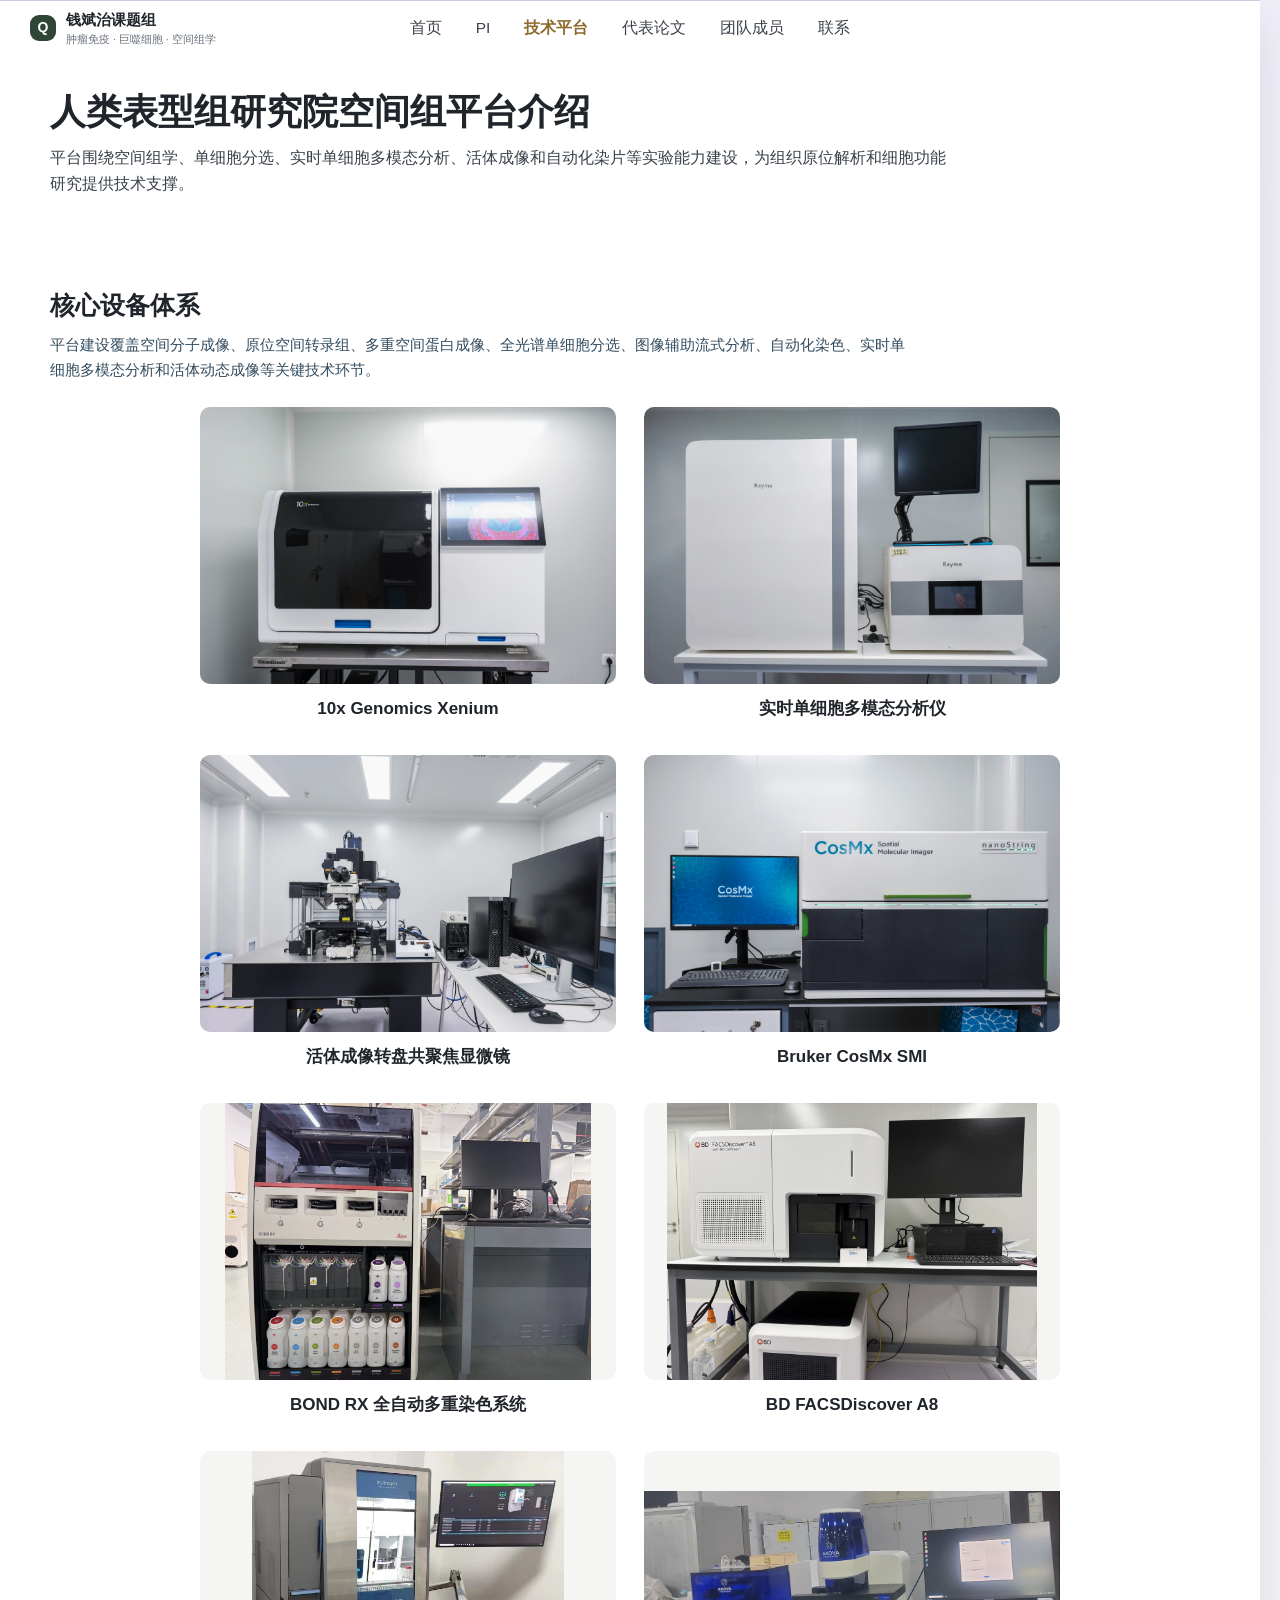
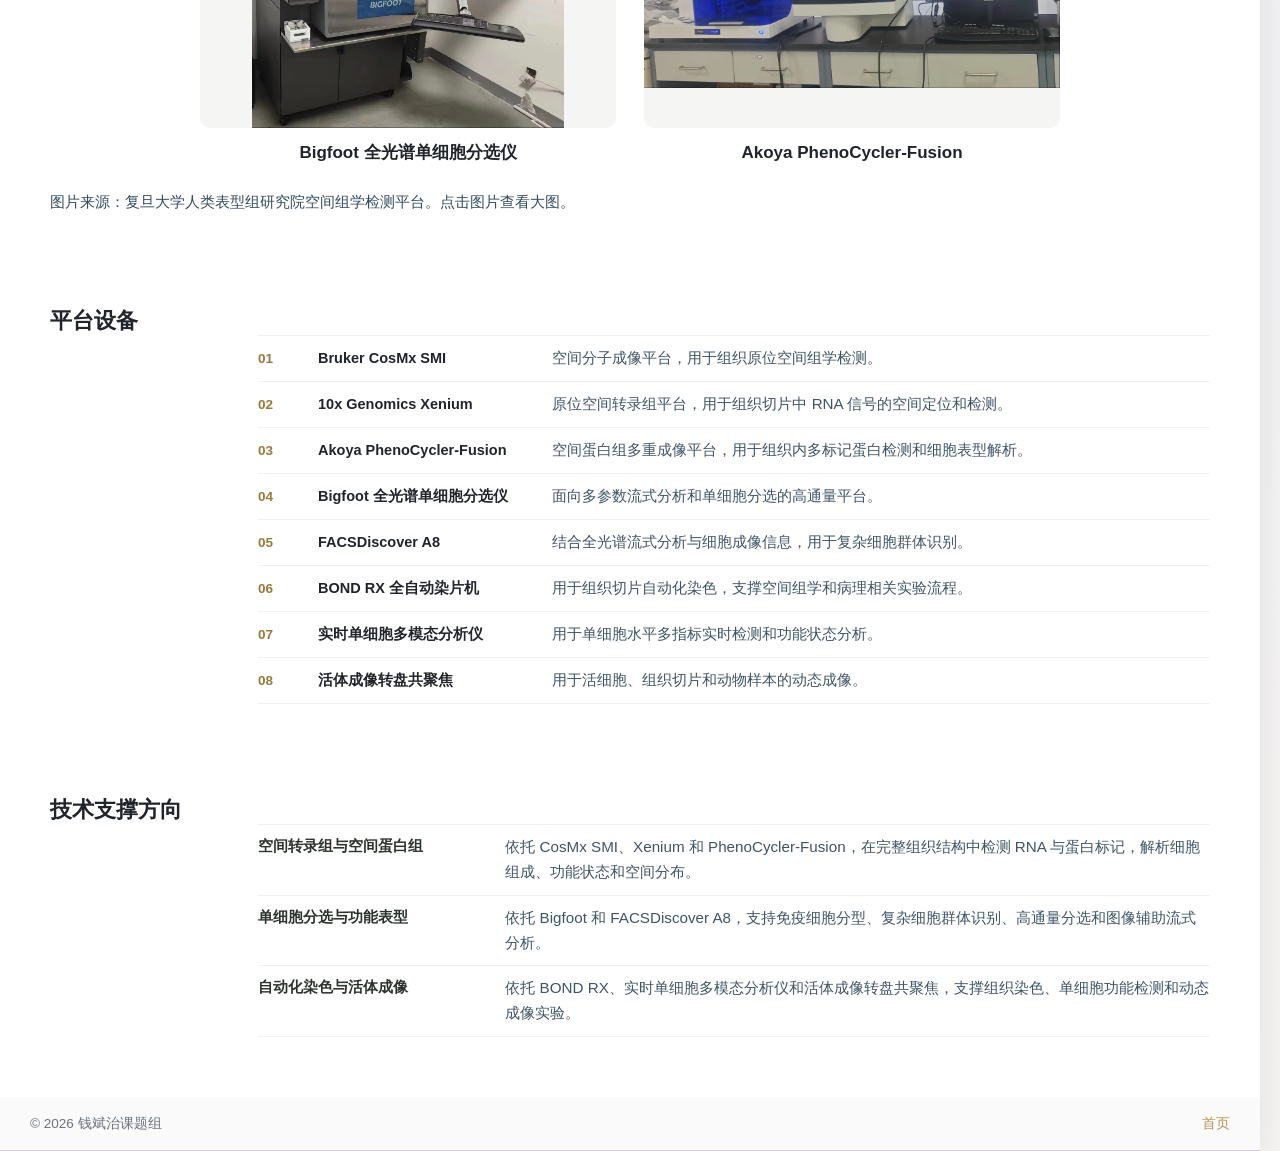
<file: platforms.html>
<!doctype html>
<html lang="zh-CN">
  <head>
    <meta charset="utf-8">
    <meta name="viewport" content="width=device-width, initial-scale=1">
    <meta name="description" content="复旦大学人类表型组研究院空间组平台介绍。">
    <title>技术平台 | 钱斌治课题组</title>
    <link rel="stylesheet" href="styles.css">
  </head>
  <body>
    <header class="site-header">
      <a class="brand" href="index.html"><span class="brand-mark">Q</span><span><strong>钱斌治课题组</strong><small>肿瘤免疫 · 巨噬细胞 · 空间组学</small></span></a>
      <button class="nav-toggle" type="button" aria-expanded="false" aria-controls="site-nav"><span></span><span></span><span></span></button>
      <nav id="site-nav" class="site-nav" aria-label="主导航">
        <a href="index.html">首页</a><a href="pi.html">PI</a><a class="active" href="platforms.html">技术平台</a><a href="publications.html">代表论文</a><a href="members.html">团队成员</a><a href="contact.html">联系</a>
      </nav>
    </header>

    <main>
      <section class="page-hero compact">
        <div>
          <p class="eyebrow">技术平台</p>
          <h1>人类表型组研究院空间组平台介绍</h1>
          <p class="lead">平台围绕空间组学、单细胞分选、实时单细胞多模态分析、活体成像和自动化染片等实验能力建设，为组织原位解析和细胞功能研究提供技术支撑。</p>
        </div>
      </section>

      <section class="section">
        <div class="content-frame platform-doc-frame">
          <div class="platform-doc-layout">
            <div>
              <p class="eyebrow">核心设备</p>
              <h2>核心设备体系</h2>
              <p>平台建设覆盖空间分子成像、原位空间转录组、多重空间蛋白成像、全光谱单细胞分选、图像辅助流式分析、自动化染色、实时单细胞多模态分析和活体动态成像等关键技术环节。</p>
            </div>
            <div class="instrument-gallery" aria-label="空间组平台仪器实景">
              <figure><a href="assets/instruments/01.webp?v=20261021" target="_blank" rel="noopener"><img src="assets/instruments/01.webp?v=20261021" alt="10x Genomics Xenium 原位空间转录组平台" loading="lazy" decoding="async"></a><figcaption>10x Genomics Xenium</figcaption></figure>
              <figure><a href="assets/instruments/02.webp?v=20261021" target="_blank" rel="noopener"><img src="assets/instruments/02.webp?v=20261021" alt="瑞明实时单细胞多模态分析仪" loading="lazy" decoding="async"></a><figcaption>实时单细胞多模态分析仪</figcaption></figure>
              <figure><a href="assets/instruments/03.webp?v=20261021" target="_blank" rel="noopener"><img src="assets/instruments/03.webp?v=20261021" alt="活体成像转盘共聚焦显微镜" loading="lazy" decoding="async"></a><figcaption>活体成像转盘共聚焦显微镜</figcaption></figure>
              <figure><a href="assets/instruments/04.webp?v=20261021" target="_blank" rel="noopener"><img src="assets/instruments/04.webp?v=20261021" alt="Bruker CosMx SMI 空间分子成像平台" loading="lazy" decoding="async"></a><figcaption>Bruker CosMx SMI</figcaption></figure>
              <figure><a href="assets/instruments/05.webp?v=20261021" target="_blank" rel="noopener"><img src="assets/instruments/05.webp?v=20261021" alt="BOND RX 全自动多重染色系统" loading="lazy" decoding="async"></a><figcaption>BOND RX 全自动多重染色系统</figcaption></figure>
              <figure><a href="assets/instruments/06.webp?v=20261021" target="_blank" rel="noopener"><img src="assets/instruments/06.webp?v=20261021" alt="BD FACSDiscover A8 成像光谱流式分析仪" loading="lazy" decoding="async"></a><figcaption>BD FACSDiscover A8</figcaption></figure>
              <figure><a href="assets/instruments/07.webp?v=20261021" target="_blank" rel="noopener"><img src="assets/instruments/07.webp?v=20261021" alt="Bigfoot 全光谱单细胞分选仪" loading="lazy" decoding="async"></a><figcaption>Bigfoot 全光谱单细胞分选仪</figcaption></figure>
              <figure><a href="assets/instruments/08.webp?v=20261021" target="_blank" rel="noopener"><img src="assets/instruments/08.webp?v=20261021" alt="Akoya PhenoCycler-Fusion 空间蛋白组平台" loading="lazy" decoding="async"></a><figcaption>Akoya PhenoCycler-Fusion</figcaption></figure>
            </div>
            <p class="instrument-source">图片来源：<a href="https://hupi.fudan.edu.cn/c5/ca/c53249a771530/page.htm" target="_blank" rel="noopener">复旦大学人类表型组研究院空间组学检测平台</a>。点击图片查看大图。</p>
          </div>
        </div>
      </section>

      <section class="section section-muted">
        <div class="section-heading">
          <p class="eyebrow">设备列表</p>
          <h2>平台设备</h2>
        </div>
        <div class="content-frame">
          <div class="instrument-table">
            <div class="instrument-row">
              <span>01</span>
              <strong>Bruker CosMx SMI</strong>
              <p>空间分子成像平台，用于组织原位空间组学检测。</p>
            </div>
            <div class="instrument-row">
              <span>02</span>
              <strong>10x Genomics Xenium</strong>
              <p>原位空间转录组平台，用于组织切片中 RNA 信号的空间定位和检测。</p>
            </div>
            <div class="instrument-row">
              <span>03</span>
              <strong>Akoya PhenoCycler-Fusion</strong>
              <p>空间蛋白组多重成像平台，用于组织内多标记蛋白检测和细胞表型解析。</p>
            </div>
            <div class="instrument-row">
              <span>04</span>
              <strong>Bigfoot 全光谱单细胞分选仪</strong>
              <p>面向多参数流式分析和单细胞分选的高通量平台。</p>
            </div>
            <div class="instrument-row">
              <span>05</span>
              <strong>FACSDiscover A8</strong>
              <p>结合全光谱流式分析与细胞成像信息，用于复杂细胞群体识别。</p>
            </div>
            <div class="instrument-row">
              <span>06</span>
              <strong>BOND RX 全自动染片机</strong>
              <p>用于组织切片自动化染色，支撑空间组学和病理相关实验流程。</p>
            </div>
            <div class="instrument-row">
              <span>07</span>
              <strong>实时单细胞多模态分析仪</strong>
              <p>用于单细胞水平多指标实时检测和功能状态分析。</p>
            </div>
            <div class="instrument-row">
              <span>08</span>
              <strong>活体成像转盘共聚焦</strong>
              <p>用于活细胞、组织切片和动物样本的动态成像。</p>
            </div>
          </div>
        </div>
      </section>

      <section class="section">
        <div class="section-heading">
          <p class="eyebrow">应用方向</p>
          <h2>技术支撑方向</h2>
        </div>
        <div class="content-frame">
          <div class="platform-scope-list">
            <article>
              <strong>空间转录组与空间蛋白组</strong>
              <p>依托 CosMx SMI、Xenium 和 PhenoCycler-Fusion，在完整组织结构中检测 RNA 与蛋白标记，解析细胞组成、功能状态和空间分布。</p>
            </article>
            <article>
              <strong>单细胞分选与功能表型</strong>
              <p>依托 Bigfoot 和 FACSDiscover A8，支持免疫细胞分型、复杂细胞群体识别、高通量分选和图像辅助流式分析。</p>
            </article>
            <article>
              <strong>自动化染色与活体成像</strong>
              <p>依托 BOND RX、实时单细胞多模态分析仪和活体成像转盘共聚焦，支撑组织染色、单细胞功能检测和动态成像实验。</p>
            </article>
          </div>
        </div>
      </section>
    </main>

    <footer class="site-footer"><p>© <span id="year"></span> 钱斌治课题组</p><a href="index.html">首页</a></footer>
    <script src="script.js"></script>
  </body>
</html>
</file>
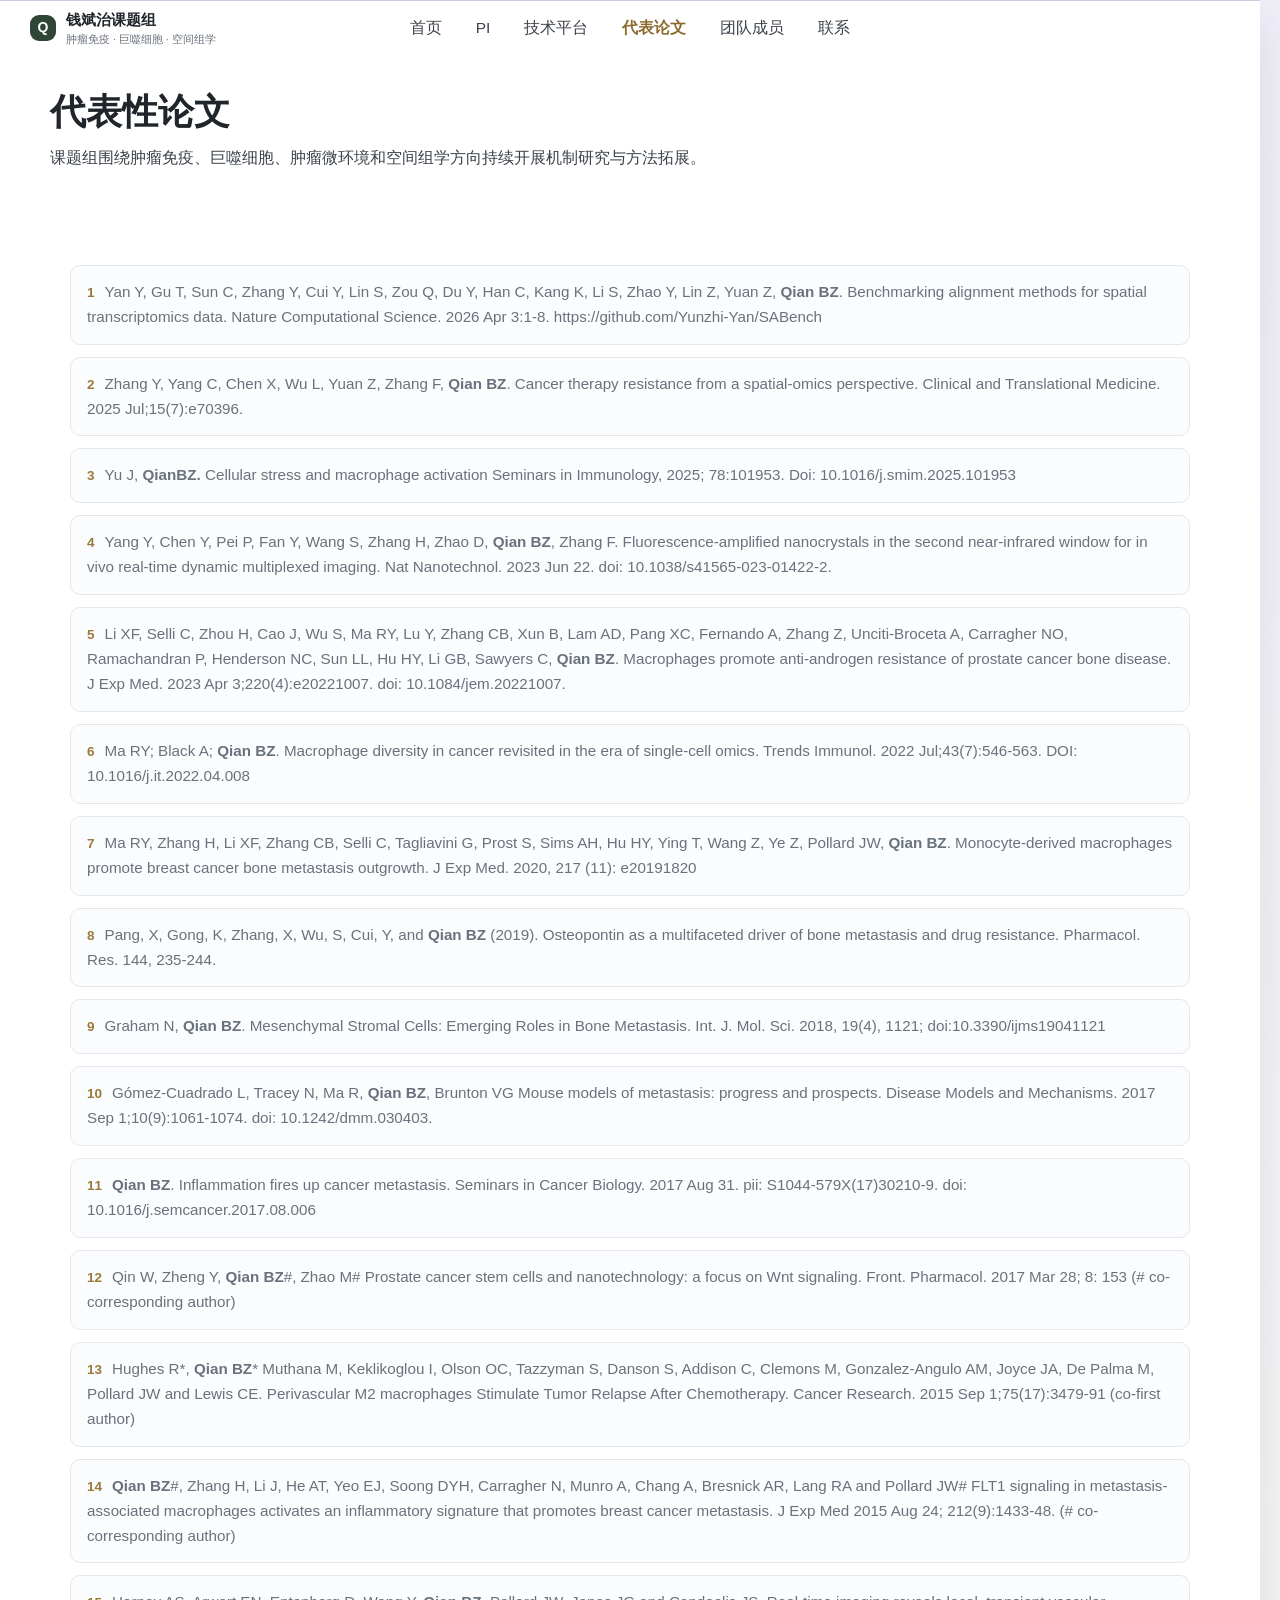
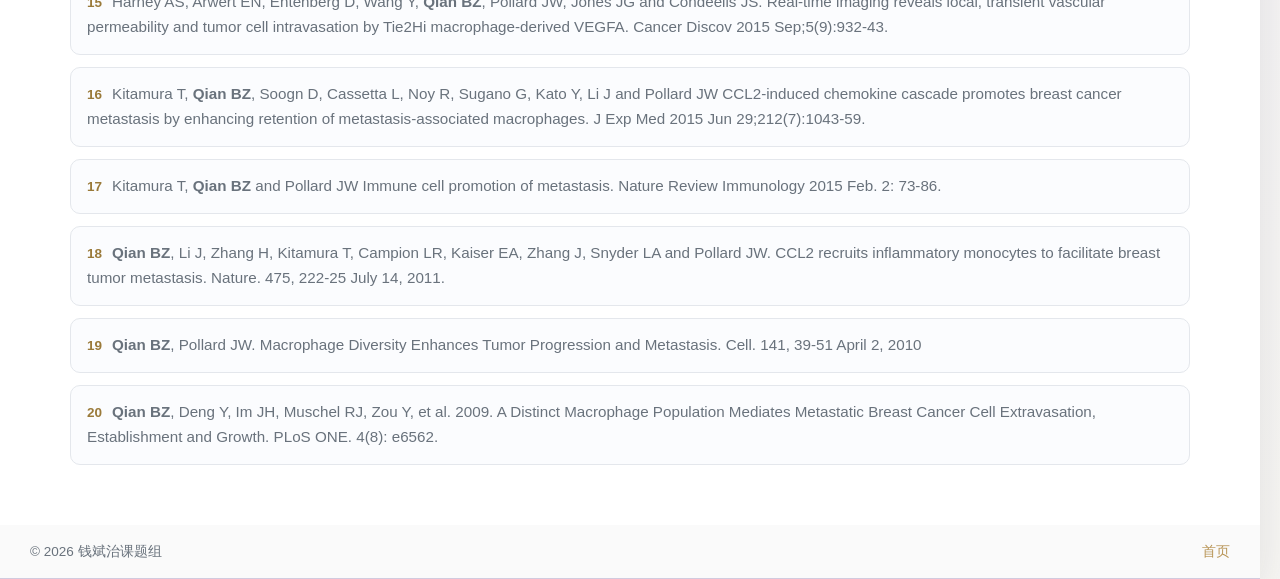
<file: publications.html>
<!doctype html>
<html lang="zh-CN">
  <head>
    <meta charset="utf-8">
    <meta name="viewport" content="width=device-width, initial-scale=1">
    <meta name="description" content="钱斌治课题组代表性论文列表。">
    <title>代表论文 | 钱斌治课题组</title>
    <link rel="stylesheet" href="styles.css">
  </head>
  <body>
    <header class="site-header">
      <a class="brand" href="index.html"><span class="brand-mark">Q</span><span><strong>钱斌治课题组</strong><small>肿瘤免疫 · 巨噬细胞 · 空间组学</small></span></a>
      <button class="nav-toggle" type="button" aria-expanded="false" aria-controls="site-nav"><span></span><span></span><span></span></button>
      <nav id="site-nav" class="site-nav" aria-label="主导航">
        <a href="index.html">首页</a><a href="pi.html">PI</a><a href="platforms.html">技术平台</a><a class="active" href="publications.html">代表论文</a><a href="members.html">团队成员</a><a href="contact.html">联系</a>
      </nav>
    </header>

    <main>
      <section class="page-hero compact">
        <div>
          <p class="eyebrow">学术成果</p>
          <h1>代表性论文</h1>
          <p class="lead">课题组围绕肿瘤免疫、巨噬细胞、肿瘤微环境和空间组学方向持续开展机制研究与方法拓展。</p>
        </div>
      </section>

      <section class="section section-muted">
        <div class="content-frame">
          <div class="publication-list numbered">
            <article><span>1</span><p>Yan Y, Gu T, Sun C, Zhang Y, Cui Y, Lin S, Zou Q, Du Y, Han C, Kang K, Li S, Zhao Y, Lin Z, Yuan Z, <strong>Qian BZ</strong>. Benchmarking alignment methods for spatial transcriptomics data. Nature Computational Science. 2026 Apr 3:1-8. https://github.com/Yunzhi-Yan/SABench</p></article>
            <article><span>2</span><p>Zhang Y, Yang C, Chen X, Wu L, Yuan Z, Zhang F, <strong>Qian BZ</strong>. Cancer therapy resistance from a spatial‐omics perspective. Clinical and Translational Medicine. 2025 Jul;15(7):e70396.</p></article>
            <article><span>3</span><p>Yu J, <strong>QianBZ.</strong>&nbsp;Cellular stress and macrophage activation Seminars in Immunology, 2025; 78:101953. Doi: 10.1016/j.smim.2025.101953</p></article>
            <article><span>4</span><p>Yang Y, Chen Y, Pei P, Fan Y, Wang S, Zhang H, Zhao D, <strong>Qian BZ</strong>, Zhang F. Fluorescence-amplified nanocrystals in the second near-infrared window for in vivo real-time dynamic multiplexed imaging. Nat Nanotechnol. 2023 Jun 22. doi: 10.1038/s41565-023-01422-2.</p></article>
            <article><span>5</span><p>Li XF, Selli C, Zhou H, Cao J, Wu S, Ma RY, Lu Y, Zhang CB, Xun B, Lam AD, Pang XC, Fernando A, Zhang Z, Unciti-Broceta A, Carragher NO, Ramachandran P, Henderson NC, Sun LL, Hu HY, Li GB, Sawyers C, <strong>Qian BZ</strong>. Macrophages promote anti-androgen resistance of prostate cancer bone disease. J Exp Med. 2023 Apr 3;220(4):e20221007. doi: 10.1084/jem.20221007.</p></article>
            <article><span>6</span><p>Ma RY; Black A; <strong>Qian BZ</strong>. Macrophage diversity in cancer revisited in the era of single-cell omics. Trends Immunol. 2022 Jul;43(7):546-563. DOI: 10.1016/j.it.2022.04.008</p></article>
            <article><span>7</span><p>Ma RY, Zhang H, Li XF, Zhang CB, Selli C, Tagliavini G, Prost S, Sims AH, Hu HY, Ying T, Wang Z, Ye Z, Pollard JW, <strong>Qian BZ</strong>. Monocyte-derived macrophages promote breast cancer bone metastasis outgrowth. J Exp Med. 2020, 217 (11): e20191820</p></article>
            <article><span>8</span><p>Pang, X, Gong, K, Zhang, X, Wu, S, Cui, Y, and <strong>Qian BZ</strong> (2019). Osteopontin as a multifaceted driver of bone metastasis and drug resistance. Pharmacol. Res. 144, 235-244.</p></article>
            <article><span>9</span><p>Graham N, <strong>Qian BZ</strong>. Mesenchymal Stromal Cells: Emerging Roles in Bone Metastasis. Int. J. Mol. Sci. 2018, 19(4), 1121; doi:10.3390/ijms19041121</p></article>
            <article><span>10</span><p>Gómez-Cuadrado L, Tracey N, Ma R, <strong>Qian BZ</strong>, Brunton VG Mouse models of metastasis: progress and prospects. Disease Models and Mechanisms. 2017 Sep 1;10(9):1061-1074. doi: 10.1242/dmm.030403.</p></article>
            <article><span>11</span><p><strong>Qian BZ</strong>. Inflammation fires up cancer metastasis. Seminars in Cancer Biology. 2017 Aug 31. pii: S1044-579X(17)30210-9. doi: 10.1016/j.semcancer.2017.08.006</p></article>
            <article><span>12</span><p>Qin W, Zheng Y, <strong>Qian BZ</strong>#, Zhao M# Prostate cancer stem cells and nanotechnology: a focus on Wnt signaling. Front. Pharmacol. 2017 Mar 28; 8: 153 (# co-corresponding author)</p></article>
            <article><span>13</span><p>Hughes R*, <strong>Qian BZ</strong>* Muthana M, Keklikoglou I, Olson OC, Tazzyman S, Danson S, Addison C, Clemons M, Gonzalez-Angulo AM, Joyce JA, De Palma M, Pollard JW and Lewis CE. Perivascular M2 macrophages Stimulate Tumor Relapse After Chemotherapy. Cancer Research. 2015 Sep 1;75(17):3479-91 (co-first author)</p></article>
            <article><span>14</span><p><strong>Qian BZ</strong>#, Zhang H, Li J, He AT, Yeo EJ, Soong DYH, Carragher N, Munro A, Chang A, Bresnick AR, Lang RA and Pollard JW# FLT1 signaling in metastasis-associated macrophages activates an inflammatory signature that promotes breast cancer metastasis. J Exp Med 2015 Aug 24; 212(9):1433-48. (# co-corresponding author)</p></article>
            <article><span>15</span><p>Harney AS, Arwert EN, Entenberg D, Wang Y, <strong>Qian BZ</strong>, Pollard JW, Jones JG and Condeelis JS. Real-time imaging reveals local, transient vascular permeability and tumor cell intravasation by Tie2Hi macrophage-derived VEGFA. Cancer Discov 2015 Sep;5(9):932-43.</p></article>
            <article><span>16</span><p>Kitamura T, <strong>Qian BZ</strong>, Soogn D, Cassetta L, Noy R, Sugano G, Kato Y, Li J and Pollard JW CCL2-induced chemokine cascade promotes breast cancer metastasis by enhancing retention of metastasis-associated macrophages. J Exp Med 2015 Jun 29;212(7):1043-59.</p></article>
            <article><span>17</span><p>Kitamura T, <strong>Qian BZ</strong> and Pollard JW Immune cell promotion of metastasis. Nature Review Immunology 2015 Feb. 2: 73-86.</p></article>
            <article><span>18</span><p><strong>Qian BZ</strong>, Li J, Zhang H, Kitamura T, Campion LR, Kaiser EA, Zhang J, Snyder LA and Pollard JW. CCL2 recruits inflammatory monocytes to facilitate breast tumor metastasis. Nature. 475, 222-25 July 14, 2011.</p></article>
            <article><span>19</span><p><strong>Qian BZ</strong>, Pollard JW. Macrophage Diversity Enhances Tumor Progression and Metastasis. Cell. 141, 39-51 April 2, 2010</p></article>
            <article><span>20</span><p><strong>Qian BZ</strong>, Deng Y, Im JH, Muschel RJ, Zou Y, et al. 2009. A Distinct Macrophage Population Mediates Metastatic Breast Cancer Cell Extravasation, Establishment and Growth. PLoS ONE. 4(8): e6562.</p></article>
          </div>
        </div>
      </section>
    </main>

    <footer class="site-footer"><p>© <span id="year"></span> 钱斌治课题组</p><a href="index.html">首页</a></footer>
    <script src="script.js"></script>
  </body>
</html>
</file>
<file: styles.css>
:root {
  --ink: #102033;
  --text: #2c4151;
  --muted: #657786;
  --line: #d9e4ec;
  --paper: #ffffff;
  --soft: #f2f8fc;
  --card: #ffffff;
  --brand: #155b79;
  --brand-dark: #0a3148;
  --accent: #2d8eb4;
  --white: #ffffff;
  --shadow: 0 18px 44px rgba(16, 49, 72, 0.07);
  --shadow-soft: 0 1px 0 rgba(16, 49, 72, 0.04);
  --radius: 16px;
  --page-max: 1260px;
  --page-pad: clamp(24px, 3vw, 48px);
}

* {
  box-sizing: border-box;
}

html {
  scroll-behavior: smooth;
}

body {
  margin: 0;
  font-family: -apple-system, BlinkMacSystemFont, "Segoe UI", "Microsoft YaHei", "PingFang SC", sans-serif;
  color: var(--text);
  background: var(--white);
  font-size: 16px;
  line-height: 1.66;
}

a {
  color: inherit;
  text-decoration: none;
}

img {
  display: block;
  max-width: 100%;
}

.site-header {
  position: sticky;
  top: 0;
  z-index: 20;
  display: flex;
  align-items: center;
  justify-content: space-between;
  min-height: 74px;
  padding: 13px var(--page-pad);
  border-bottom: 1px solid rgba(216, 230, 241, 0.88);
  background: rgba(255, 255, 255, 0.95);
  backdrop-filter: blur(18px);
}

.brand {
  display: inline-flex;
  align-items: center;
  gap: 12px;
  min-width: 0;
}

.brand-mark {
  display: grid;
  width: 38px;
  height: 38px;
  place-items: center;
  border-radius: 4px;
  color: var(--white);
  background: linear-gradient(135deg, var(--brand-dark), var(--brand));
  font-weight: 800;
  font-size: 21px;
}

.brand strong,
.brand small {
  display: block;
}

.brand strong {
  color: var(--ink);
  font-size: 17px;
}

.brand small {
  color: var(--muted);
  font-size: 12px;
  white-space: nowrap;
}

.site-nav {
  display: flex;
  align-items: center;
  gap: 28px;
  color: var(--ink);
  font-size: 14px;
}

.site-nav a {
  padding: 9px 0;
  border-bottom: 1px solid transparent;
}

.site-nav a:hover {
  color: var(--brand);
  border-color: var(--accent);
}

.site-nav a.active {
  color: var(--brand);
  border-color: var(--accent);
  font-weight: 700;
}

.language-switch {
  display: flex;
  align-items: center;
  gap: 7px;
  color: var(--muted);
  font-size: 13px;
}

.language-switch a {
  padding: 6px 0;
}

.language-switch a.active {
  color: var(--brand);
  font-weight: 800;
}

.nav-toggle {
  display: none;
  width: 42px;
  height: 42px;
  padding: 10px;
  border: 1px solid var(--line);
  border-radius: 4px;
  background: var(--white);
}

.nav-toggle span {
  display: block;
  height: 2px;
  margin: 5px 0;
  background: var(--brand-dark);
}

.section-band,
.section {
  padding: clamp(40px, 5vw, 68px) var(--page-pad);
}

.home-hero {
  display: grid;
  grid-template-columns: minmax(0, 1fr) minmax(300px, 420px);
  gap: clamp(42px, 6vw, 88px);
  align-items: end;
  max-width: var(--page-max);
  margin: 0 auto;
  padding: clamp(54px, 7vw, 94px) var(--page-pad) clamp(42px, 5vw, 66px);
  border-bottom: 1px solid var(--line);
  background: var(--white);
}

.hero-statement {
  max-width: 980px;
}

.hero-statement h1 {
  margin-bottom: 22px;
}

.hero-brief {
  padding: 0 0 4px 28px;
  border-left: 2px solid var(--brand-dark);
}

.hero-brief p {
  margin-bottom: 18px;
  color: #344b5d;
  font-size: 16px;
}

.brief-label {
  margin-bottom: 10px !important;
  color: var(--brand) !important;
  font-size: 13px !important;
  font-weight: 800;
  letter-spacing: 0.02em;
  text-transform: uppercase;
}

.brief-tags {
  display: flex;
  flex-wrap: wrap;
  gap: 8px;
}

.brief-tags span {
  padding: 6px 10px;
  border: 1px solid var(--line);
  border-radius: 999px;
  color: var(--brand-dark);
  background: #f7fafc;
  font-size: 13px;
}

.hero {
  display: grid;
  grid-template-columns: minmax(0, 1.2fr) minmax(280px, 0.78fr);
  gap: clamp(36px, 6vw, 88px);
  align-items: center;
  min-height: calc(100vh - 76px);
  background:
    linear-gradient(90deg, rgba(229, 243, 252, 0.98), rgba(247, 251, 255, 0.82)),
    radial-gradient(circle at 80% 20%, rgba(59, 166, 201, 0.14), transparent 34%);
}

.eyebrow {
  margin: 0 0 10px;
  color: var(--brand);
  font-size: 12px;
  font-weight: 800;
  letter-spacing: 0;
  text-transform: uppercase;
}

h1,
h2,
h3,
p {
  margin-top: 0;
}

h1 {
  max-width: 1080px;
  margin-bottom: 20px;
  color: var(--ink);
  font-size: clamp(46px, 5.6vw, 74px);
  line-height: 1.06;
  letter-spacing: 0;
}

h2 {
  margin-bottom: 0;
  color: var(--ink);
  font-size: clamp(31px, 4vw, 46px);
  line-height: 1.18;
  letter-spacing: 0;
}

h3 {
  color: var(--ink);
  line-height: 1.35;
  letter-spacing: 0;
  font-size: 19px;
}

.lead {
  max-width: 980px;
  color: #41586a;
  font-size: clamp(20px, 2vw, 23px);
}

.hero-actions {
  display: flex;
  flex-wrap: wrap;
  gap: 14px;
  margin-top: 34px;
}

.button {
  display: inline-flex;
  align-items: center;
  justify-content: center;
  min-height: 44px;
  padding: 10px 18px;
  border-radius: 4px;
  font-weight: 700;
  line-height: 1.2;
}

.button.primary {
  color: var(--white);
  background: var(--brand);
}

.button.primary:hover {
  background: var(--brand-dark);
}

.button.secondary {
  color: var(--brand-dark);
  border: 1px solid rgba(15, 93, 124, 0.16);
  background: rgba(255, 255, 255, 0.74);
}

.button.secondary:hover {
  border-color: var(--brand);
}

.hero-media {
  position: relative;
  max-width: 430px;
  justify-self: center;
}

.hero-media img {
  aspect-ratio: 1;
  width: 100%;
  border-radius: 4px;
  object-fit: cover;
  box-shadow: var(--shadow);
}

.profile-note {
  position: absolute;
  right: -20px;
  bottom: 22px;
  display: grid;
  gap: 2px;
  min-width: 180px;
  padding: 14px 16px;
  border: 1px solid rgba(255, 255, 255, 0.7);
  border-radius: 4px;
  background: rgba(255, 255, 255, 0.94);
  box-shadow: none;
}

.profile-note strong {
  color: var(--ink);
}

.profile-note span {
  color: var(--muted);
  font-size: 14px;
}

.metrics {
  display: grid;
  grid-template-columns: repeat(4, 1fr);
  border-top: 0;
  border-bottom: 0;
  background: var(--brand-dark);
  max-width: var(--page-max);
  margin: 0 auto;
  border-radius: 0 0 var(--radius) var(--radius);
  overflow: hidden;
}

.metrics div {
  min-height: 102px;
  padding: 20px clamp(18px, 3vw, 42px);
  border-right: 1px solid rgba(255, 255, 255, 0.16);
}

.metrics div:last-child {
  border-right: 0;
}

.metrics strong {
  display: block;
  color: var(--white);
  font-size: clamp(21px, 2.6vw, 31px);
  line-height: 1.18;
}

.metrics span {
  color: rgba(255, 255, 255, 0.68);
  font-size: 14px;
}

.section-heading {
  max-width: var(--page-max);
  margin: 0 auto 34px;
}

.section-muted {
  background: transparent;
}

.about-grid,
.platform-layout,
.contact-grid {
  display: grid;
  grid-template-columns: minmax(0, 1.4fr) minmax(280px, 0.8fr);
  gap: clamp(28px, 5vw, 70px);
  align-items: start;
}

.platform-overview {
  display: grid;
  grid-template-columns: minmax(260px, 0.7fr) minmax(0, 1.3fr);
  gap: clamp(24px, 4vw, 56px);
  align-items: start;
}

.platform-overview p {
  margin-bottom: 0;
  font-size: 16.5px;
}

.platform-doc-frame {
  padding: clamp(30px, 4vw, 52px);
}

.platform-doc-layout {
  display: grid;
  grid-template-columns: minmax(280px, 0.72fr) minmax(0, 1.28fr);
  gap: clamp(28px, 5vw, 68px);
  align-items: center;
}

.platform-doc-layout h2 {
  margin-bottom: 18px;
}

.platform-doc-layout p:not(.eyebrow) {
  margin-bottom: 0;
  color: #334c5f;
  font-size: 17px;
  line-height: 1.72;
}

.platform-doc-image {
  margin: 0;
}

.platform-doc-image img {
  width: 100%;
  border: 1px solid rgba(217, 228, 236, 0.92);
  border-radius: 18px;
  background: #fbf5f2;
  box-shadow: 0 18px 44px rgba(16, 49, 72, 0.08);
}

.platform-doc-image figcaption {
  margin-top: 10px;
  color: var(--muted);
  font-size: 13px;
  text-align: right;
}

.prose p,
.platform-copy p {
  max-width: 860px;
  font-size: 16.5px;
}

.info-panel {
  padding: 28px;
  border: 1px solid var(--line);
  border-radius: var(--radius);
  background: #fbfdff;
  box-shadow: none;
}

.tag-list {
  display: flex;
  flex-wrap: wrap;
  gap: 10px;
}

.tag-list span {
  padding: 6px 10px;
  border: 1px solid rgba(21, 91, 121, 0.18);
  border-radius: 999px;
  color: var(--brand-dark);
  background: #f4f9fc;
  font-size: 13px;
}

.research-grid {
  display: grid;
  grid-template-columns: repeat(3, 1fr);
  gap: 20px;
}

.research-card {
  min-height: 310px;
  padding: 28px;
  border: 1px solid var(--line);
  border-radius: var(--radius);
  background: #fbfdff;
  box-shadow: none;
}

.card-index {
  color: var(--accent);
  font-weight: 800;
  font-size: 13px;
  letter-spacing: 0.02em;
}

.research-card h3 {
  margin: 18px 0 14px;
  font-size: 21px;
}

.feature-list {
  display: grid;
  gap: 12px;
  padding: 0;
  margin: 26px 0 0;
  list-style: none;
}

.feature-list li {
  position: relative;
  padding-left: 24px;
}

.feature-list li::before {
  position: absolute;
  top: 0.72em;
  left: 0;
  width: 6px;
  height: 6px;
  border-radius: 50%;
  background: var(--accent);
  content: "";
}

.feature-image {
  margin: 0;
}

.feature-image img {
  width: 100%;
  aspect-ratio: 4 / 3;
  border-radius: 4px;
  object-fit: cover;
  box-shadow: var(--shadow);
}

.feature-image figcaption {
  margin-top: 12px;
  color: var(--muted);
  font-size: 14px;
}

.publication-list {
  display: grid;
  gap: 0;
  max-width: 1120px;
  margin: 0 auto;
  border-top: 1px solid var(--line);
}

.publication-list article {
  padding: 20px 0;
  border: 0;
  border-bottom: 1px solid var(--line);
  border-radius: 0;
  background: transparent;
  box-shadow: none;
}

.publication-list span {
  display: inline;
  margin-right: 10px;
  color: var(--brand);
  font-size: 15px;
  font-weight: 800;
}

.publication-list h3 {
  margin-bottom: 8px;
  font-size: 19px;
}

.publication-list p {
  display: inline;
  margin-bottom: 0;
  color: var(--muted);
  font-size: 15px;
}

.publication-list .publication-code {
  color: var(--brand);
  font-weight: 700;
  text-decoration: underline;
  text-underline-offset: 3px;
}

.team-placeholder {
  display: flex;
  align-items: center;
  justify-content: space-between;
  gap: 24px;
  padding: 30px;
  border: 1px dashed rgba(21, 91, 121, 0.28);
  border-radius: var(--radius);
  background: #fbfdff;
  box-shadow: none;
}

.team-placeholder p {
  max-width: 760px;
  margin-bottom: 0;
}

.contact-section {
  background:
    linear-gradient(135deg, #0b3a52, #0f5d7c);
}

.contact-section h2,
.contact-section h3,
.contact-section .eyebrow {
  color: var(--white);
}

.contact-grid {
  grid-template-columns: repeat(3, 1fr);
}

.contact-grid > div {
  min-height: 180px;
  padding: 24px;
  border: 1px solid rgba(255, 255, 255, 0.16);
  border-radius: var(--radius);
  color: rgba(255, 255, 255, 0.82);
  background: rgba(255, 255, 255, 0.08);
  box-shadow: 0 14px 34px rgba(5, 28, 42, 0.16);
}

.contact-grid a {
  color: var(--white);
  text-decoration: underline;
  text-underline-offset: 4px;
}

.muted {
  color: var(--muted);
}

.contact-section .muted {
  color: rgba(255, 255, 255, 0.62);
}

.page-hero {
  display: grid;
  grid-template-columns: minmax(0, 1fr) 260px;
  gap: clamp(28px, 5vw, 72px);
  align-items: center;
  padding: clamp(46px, 6vw, 72px) var(--page-pad);
  background: var(--white);
  border-bottom: 1px solid var(--line);
}

.page-hero > div {
  max-width: 1180px;
  margin: 0 auto;
}

.page-hero.compact {
  grid-template-columns: 1fr;
  min-height: 250px;
}

.page-portrait {
  width: 260px;
  aspect-ratio: 1;
  border-radius: 4px;
  object-fit: cover;
  box-shadow: var(--shadow);
}

.pi-profile {
  padding: clamp(36px, 5vw, 62px) var(--page-pad);
  background: var(--white);
  border-bottom: 1px solid var(--line);
}

.profile-frame {
  display: grid;
  grid-template-columns: 290px minmax(0, 1fr);
  gap: clamp(34px, 5vw, 70px);
  align-items: center;
  max-width: var(--page-max);
  margin: 0 auto;
  padding: clamp(30px, 4vw, 52px);
  border: 1px solid var(--line);
  border-radius: var(--radius);
  background: #fff;
  box-shadow: 0 18px 48px rgba(16, 49, 72, 0.06);
}

.pi-sidebar {
  position: sticky;
  top: 98px;
  padding: 0;
  border: 0;
  border-radius: 0;
  background: transparent;
  box-shadow: none;
}

.pi-sidebar img {
  width: 100%;
  aspect-ratio: 1;
  border-radius: 12px;
  object-fit: cover;
}

.pi-sidebar h1 {
  margin: 18px 0 4px;
  font-size: 34px;
  line-height: 1.12;
}

.pi-title {
  margin-bottom: 10px;
  color: var(--muted);
  font-weight: 700;
}

.pi-mail {
  display: inline-block;
  margin-bottom: 16px;
  color: var(--brand);
  font-size: 15px;
  text-decoration: underline;
  text-underline-offset: 4px;
}

.compact-tags {
  gap: 8px;
}

.compact-tags span {
  padding: 5px 9px;
  font-size: 13px;
}

.research-tags {
  margin-bottom: 20px;
}

.compact-prose {
  max-width: 1080px;
}

.compact-prose p {
  font-size: 16px;
  line-height: 1.72;
}

.pi-main {
  max-width: 1040px;
  padding-top: 8px;
}

.pi-main h2 {
  margin-bottom: 20px;
  font-size: clamp(34px, 4vw, 52px);
}

.pi-highlight-grid {
  display: grid;
  grid-template-columns: repeat(3, minmax(0, 1fr));
  gap: 12px;
  margin: 24px 0;
}

.pi-highlight-grid div {
  padding: 16px 18px;
  border: 1px solid var(--line);
  border-radius: 4px;
  background: var(--white);
}

.pi-highlight-grid strong {
  display: block;
  color: var(--brand-dark);
  font-size: clamp(20px, 2.2vw, 28px);
  line-height: 1.2;
}

.pi-highlight-grid span {
  color: var(--muted);
  font-size: 14px;
}

.content-grid {
  display: grid;
  grid-template-columns: minmax(0, 1.45fr) minmax(280px, 0.75fr);
  gap: clamp(28px, 5vw, 70px);
  align-items: start;
}

.text-card-grid {
  display: grid;
  grid-template-columns: repeat(3, minmax(0, 1fr));
  gap: 20px;
}

.text-card-grid article {
  padding: 24px 26px;
  border: 1px solid var(--line);
  border-radius: var(--radius);
  background: #fbfdff;
  box-shadow: none;
}

.content-frame {
  max-width: var(--page-max);
  margin: 0 auto;
  padding: clamp(24px, 4vw, 44px);
  border: 1px solid var(--line);
  border-radius: var(--radius);
  background: #fff;
  box-shadow: 0 18px 48px rgba(16, 49, 72, 0.05);
}

.contact-frame {
  border-color: transparent;
  background: linear-gradient(135deg, #0b3a52, #0f5d7c);
}

.contact-frame h3 {
  color: var(--white);
}

.contact-frame .muted {
  color: rgba(255, 255, 255, 0.62);
}

.content-frame.join-panel {
  border: 1px solid var(--line);
  border-radius: var(--radius);
  background: #fff;
  box-shadow: 0 18px 48px rgba(16, 49, 72, 0.05);
}

.text-card-grid p:last-child {
  margin-bottom: 0;
}

.equipment-grid {
  display: grid;
  grid-template-columns: repeat(4, minmax(0, 1fr));
  gap: 16px;
}

.equipment-grid article {
  display: flex;
  min-height: 300px;
  flex-direction: column;
  padding: 22px;
  border: 1px solid var(--line);
  border-radius: var(--radius);
  background: #fbfdff;
}

.equipment-grid span {
  color: rgba(21, 91, 121, 0.42);
  font-size: 28px;
  font-weight: 800;
  line-height: 1;
}

.equipment-grid h3 {
  margin: 18px 0 10px;
  font-size: 19px;
}

.equipment-grid p,
.equipment-grid li {
  font-size: 14.5px;
  line-height: 1.58;
}

.equipment-grid ul {
  display: grid;
  gap: 5px;
  margin: 0 0 16px;
  padding-left: 18px;
}

.equipment-grid a {
  margin-top: auto;
  color: var(--brand);
  font-size: 14px;
  font-weight: 700;
  text-decoration: underline;
  text-underline-offset: 4px;
}

.instrument-table {
  display: grid;
  border-top: 1px solid var(--line);
}

.instrument-row {
  display: grid;
  grid-template-columns: 58px minmax(220px, 0.38fr) minmax(0, 1fr);
  gap: clamp(16px, 3vw, 34px);
  align-items: baseline;
  padding: 22px 0;
  border-bottom: 1px solid var(--line);
}

.instrument-row span {
  color: rgba(21, 91, 121, 0.48);
  font-size: 18px;
  font-weight: 800;
}

.instrument-row strong {
  color: var(--ink);
  font-size: 18px;
  line-height: 1.35;
}

.instrument-row p {
  margin-bottom: 0;
  color: #3e5567;
  font-size: 15.5px;
  line-height: 1.64;
}

.platform-scope-list {
  display: grid;
  gap: 0;
  border-top: 1px solid var(--line);
}

.platform-scope-list article {
  display: grid;
  grid-template-columns: minmax(190px, 0.32fr) minmax(0, 1fr);
  gap: clamp(18px, 3vw, 36px);
  padding: 24px 0;
  border-bottom: 1px solid var(--line);
}

.platform-scope-list strong {
  color: var(--brand-dark);
  font-size: 18px;
}

.platform-scope-list p {
  margin-bottom: 0;
  color: #3e5567;
  font-size: 15.5px;
  line-height: 1.66;
}

.workflow-list {
  display: grid;
  gap: 0;
  border-top: 1px solid var(--line);
}

.workflow-list article {
  display: grid;
  grid-template-columns: 180px minmax(0, 1fr);
  gap: 24px;
  padding: 22px 0;
  border-bottom: 1px solid var(--line);
}

.workflow-list strong {
  color: var(--brand);
}

.workflow-list p {
  margin-bottom: 0;
  font-size: 16px;
}

.timeline {
  display: grid;
  gap: 0;
  border-top: 1px solid var(--line);
}

.timeline article {
  display: grid;
  grid-template-columns: 140px minmax(0, 1fr);
  gap: 18px;
  padding: 16px 0;
  border: 0;
  border-bottom: 1px solid var(--line);
  border-radius: 0;
  background: transparent;
  box-shadow: none;
}

.timeline strong {
  color: var(--brand);
}

.research-detail-list {
  display: grid;
  gap: 0;
  max-width: var(--page-max);
  margin: 0 auto;
  border-top: 1px solid var(--line);
}

.research-detail-list article,
.join-panel {
  padding: clamp(28px, 4vw, 44px) 0;
  border: 0;
  border-bottom: 1px solid var(--line);
  border-radius: 0;
  background: transparent;
  box-shadow: none;
}

.research-detail-list > article {
  display: grid;
  grid-template-columns: 104px minmax(0, 1fr);
  column-gap: clamp(24px, 4vw, 54px);
  align-items: start;
}

.research-detail-list.compact-list > article {
  grid-template-columns: 1fr;
}

.research-detail-list.compact-list h2,
.research-detail-list.compact-list p {
  grid-column: 1;
}

.research-detail-list.compact-list h2 {
  font-size: clamp(24px, 2.6vw, 34px);
}

.detail-columns {
  display: grid;
  grid-template-columns: repeat(2, minmax(0, 1fr));
  gap: 0;
  gap: 16px;
  grid-column: 2;
  margin-top: 22px;
  border: 0;
  background: transparent;
}

.detail-columns > div {
  padding: 20px 22px;
  border: 1px solid var(--line);
  border-radius: var(--radius);
  background: #fbfdff;
}

.detail-columns > div:nth-child(2n) {
  border-right: 1px solid var(--line);
}

.detail-columns > div:nth-last-child(-n + 2) {
  border-bottom: 0;
}

.detail-columns p:last-child {
  margin-bottom: 0;
}

.detail-columns h3 {
  margin-bottom: 8px;
  font-size: 18px;
}

.detail-columns p {
  font-size: 15.5px;
  line-height: 1.62;
}

.research-detail-list h2 {
  grid-column: 2;
  margin: 6px 0 14px;
  font-size: clamp(28px, 3.2vw, 42px);
  line-height: 1.16;
}

.research-detail-list p {
  grid-column: 2;
  max-width: 1040px;
  font-size: 16.5px;
}

.research-detail-list .card-index {
  grid-row: 1 / span 12;
  padding-top: 2px;
  color: rgba(21, 91, 121, 0.34);
  font-size: clamp(44px, 5vw, 68px);
  font-weight: 800;
  line-height: 0.95;
  letter-spacing: 0;
}

.member-grid {
  display: grid;
  grid-template-columns: repeat(2, minmax(0, 1fr));
  gap: 20px;
}

.member-card {
  display: grid;
  grid-template-columns: 150px minmax(0, 1fr);
  gap: 20px;
  align-items: center;
  padding: 22px;
  border: 1px solid var(--line);
  border-radius: var(--radius);
  background: #fbfdff;
  box-shadow: none;
}

.member-card img {
  width: 150px;
  aspect-ratio: 4 / 5;
  border-radius: 12px;
  object-fit: cover;
  object-position: center top;
}

.member-card p {
  margin-bottom: 8px;
  color: var(--muted);
  font-size: 15px;
}

.member-card a {
  color: var(--brand);
  text-decoration: underline;
  text-underline-offset: 4px;
}

.placeholder-card {
  grid-template-columns: 1fr;
  border-style: dashed;
}

.site-footer {
  display: flex;
  align-items: center;
  justify-content: space-between;
  padding: 24px var(--page-pad);
  color: rgba(255, 255, 255, 0.68);
  background: #0a3148;
}

.site-footer p {
  margin: 0;
}

.site-footer a {
  color: rgba(255, 255, 255, 0.82);
}

@media (max-width: 980px) {
  .hero,
  .home-hero,
  .page-hero,
  .pi-profile,
  .profile-frame,
  .about-grid,
  .platform-layout,
  .platform-doc-layout,
  .content-grid,
  .contact-grid {
    grid-template-columns: 1fr;
  }

  .hero-brief {
    padding: 22px 0 0;
    border-left: 0;
    border-top: 2px solid var(--brand-dark);
  }

  .pi-sidebar {
    position: static;
    display: grid;
    grid-template-columns: 180px minmax(0, 1fr);
    gap: 18px;
    align-items: start;
  }

  .pi-sidebar img {
    grid-row: span 4;
  }

  .metrics,
  .research-grid,
  .member-grid,
  .text-card-grid,
  .detail-columns,
  .pi-highlight-grid {
    grid-template-columns: repeat(2, 1fr);
  }

  .equipment-grid {
    grid-template-columns: repeat(2, minmax(0, 1fr));
  }

  .site-nav {
    position: absolute;
    top: 76px;
    right: 20px;
    left: 20px;
    display: none;
    flex-direction: column;
    align-items: stretch;
    gap: 0;
    padding: 12px;
    border: 1px solid var(--line);
    border-radius: 4px;
    background: var(--white);
    box-shadow: 0 12px 30px rgba(16, 49, 72, 0.08);
  }

  .site-nav.is-open {
    display: flex;
  }

  .site-nav a {
    padding: 12px;
  }

  .nav-toggle {
    display: block;
  }
}

@media (max-width: 640px) {
  .brand small {
    display: none;
  }

  .hero {
    min-height: auto;
  }

  h1 {
    font-size: 38px;
  }

  .home-hero {
    padding-top: 42px;
  }

  .metrics,
  .research-grid,
  .member-grid,
  .text-card-grid,
  .equipment-grid,
  .detail-columns,
  .pi-highlight-grid {
    grid-template-columns: 1fr;
  }

  .platform-overview,
  .workflow-list article,
  .instrument-row,
  .platform-scope-list article {
    grid-template-columns: 1fr;
  }

  .timeline article,
  .member-card {
    grid-template-columns: 1fr;
  }

  .research-detail-list > article {
    grid-template-columns: 1fr;
  }

  .research-detail-list .card-index,
  .research-detail-list h2,
  .research-detail-list p,
  .detail-columns {
    grid-column: 1;
  }

  .research-detail-list .card-index {
    margin-bottom: 12px;
    font-size: 42px;
  }

  .pi-sidebar {
    grid-template-columns: 1fr;
  }

  .pi-sidebar img {
    grid-row: auto;
    max-width: 260px;
  }

  .metrics div {
    border-right: 0;
    border-bottom: 1px solid var(--line);
  }

  .metrics div:last-child {
    border-bottom: 0;
  }

  .profile-note {
    position: static;
    margin-top: 12px;
  }

  .team-placeholder {
    align-items: stretch;
    flex-direction: column;
  }

  .site-footer {
    align-items: flex-start;
    flex-direction: column;
    gap: 12px;
  }
}

/* Minimal academic layout overrides */
:root {
  --ink: #0f2233;
  --text: #23384a;
  --muted: #667789;
  --line: #d7e0e8;
  --soft: #f8fafc;
  --brand: #0b5875;
  --brand-dark: #08364d;
  --accent: #0b5875;
  --shadow: none;
  --shadow-soft: none;
  --radius: 10px;
  --page-max: 1120px;
  --page-pad: clamp(22px, 4vw, 42px);
}

body {
  background: #fff;
  font-size: 16px;
  line-height: 1.68;
}

.site-header {
  min-height: 62px;
  padding: 10px var(--page-pad);
  border-bottom: 1px solid var(--line);
  background: rgba(255, 255, 255, 0.98);
  backdrop-filter: none;
}

.brand-mark {
  width: 30px;
  height: 30px;
  border-radius: 4px;
  background: var(--brand-dark);
  font-size: 16px;
}

.brand strong {
  font-size: 16px;
}

.brand small {
  font-size: 11px;
}

.site-nav {
  gap: 24px;
  font-size: 14px;
}

.site-nav a {
  padding: 7px 0;
}

.section,
.section-band {
  padding: clamp(34px, 5vw, 56px) var(--page-pad);
}

.section-heading {
  margin-bottom: 22px;
}

.eyebrow,
.brief-label {
  margin-bottom: 8px !important;
  color: var(--brand) !important;
  font-size: 12px !important;
  font-weight: 700;
  text-transform: none;
}

h1 {
  margin-bottom: 16px;
  font-size: clamp(34px, 4.4vw, 52px);
  line-height: 1.16;
}

h2 {
  font-size: clamp(26px, 3.1vw, 38px);
  line-height: 1.22;
}

h3 {
  font-size: 18px;
}

.lead {
  max-width: 900px;
  color: var(--text);
  font-size: clamp(17px, 1.7vw, 20px);
  line-height: 1.72;
}

.home-hero {
  grid-template-columns: minmax(0, 1fr) minmax(280px, 360px);
  gap: clamp(28px, 5vw, 58px);
  align-items: start;
  padding: clamp(42px, 6vw, 72px) var(--page-pad) clamp(34px, 5vw, 54px);
  border-bottom: 1px solid var(--line);
}

.hero-brief {
  padding: 0 0 0 22px;
  border-left: 1px solid var(--line);
}

.hero-brief p {
  color: var(--text);
  font-size: 15.5px;
}

.brief-tags span,
.tag-list span {
  padding: 4px 8px;
  border-color: var(--line);
  border-radius: 999px;
  background: #fff;
  font-size: 12.5px;
}

.metrics {
  max-width: var(--page-max);
  border-top: 1px solid var(--line);
  border-bottom: 1px solid var(--line);
  border-radius: 0;
  background: #fff;
}

.metrics div {
  min-height: 84px;
  padding: 16px clamp(14px, 2.5vw, 28px);
  border-right: 1px solid var(--line);
}

.metrics strong {
  color: var(--ink);
  font-size: clamp(18px, 2.1vw, 25px);
}

.metrics span {
  color: var(--muted);
}

.page-hero {
  display: block;
  max-width: var(--page-max);
  min-height: auto;
  margin: 0 auto;
  padding: clamp(38px, 5vw, 60px) var(--page-pad) clamp(24px, 4vw, 38px);
  border-bottom: 1px solid var(--line);
}

.page-hero.compact {
  min-height: auto;
}

.content-frame,
.profile-frame,
.contact-frame,
.content-frame.join-panel,
.platform-doc-frame {
  border: 1px solid var(--line);
  border-radius: var(--radius);
  background: #fff;
  box-shadow: none;
}

.content-frame {
  padding: clamp(22px, 3.4vw, 36px);
}

.profile-frame {
  align-items: start;
  padding: clamp(24px, 3.8vw, 40px);
}

.pi-profile {
  padding: clamp(34px, 5vw, 56px) var(--page-pad);
}

.pi-sidebar img {
  border-radius: 8px;
}

.pi-sidebar h1 {
  font-size: 30px;
}

.pi-main h2 {
  font-size: clamp(30px, 3.6vw, 44px);
}

.prose p,
.platform-copy p,
.compact-prose p,
.research-detail-list p {
  font-size: 16px;
  line-height: 1.72;
}

.text-card-grid {
  gap: 0;
  border-top: 1px solid var(--line);
}

.text-card-grid article {
  padding: 20px 18px;
  border: 0;
  border-right: 1px solid var(--line);
  border-radius: 0;
  background: transparent;
}

.text-card-grid article:last-child {
  border-right: 0;
}

.research-detail-list {
  border-top: 1px solid var(--line);
}

.research-detail-list > article {
  grid-template-columns: 72px minmax(0, 1fr);
  column-gap: clamp(20px, 3vw, 38px);
}

.research-detail-list h2 {
  font-size: clamp(24px, 2.7vw, 34px);
}

.research-detail-list .card-index {
  color: rgba(11, 88, 117, 0.36);
  font-size: clamp(32px, 3.6vw, 48px);
}

.detail-columns {
  gap: 0;
  border-top: 1px solid var(--line);
}

.detail-columns > div {
  padding: 18px 20px;
  border: 0;
  border-right: 1px solid var(--line);
  border-bottom: 1px solid var(--line);
  border-radius: 0;
  background: transparent;
}

.detail-columns > div:nth-child(2n) {
  border-right: 0;
}

.publication-list h3 {
  font-size: 17.5px;
}

.publication-list p {
  font-size: 14.5px;
  line-height: 1.62;
}

.platform-doc-layout {
  gap: clamp(24px, 4vw, 48px);
}

.platform-doc-layout p:not(.eyebrow) {
  font-size: 16px;
}

.platform-doc-image img {
  border-radius: 8px;
  box-shadow: none;
}

.instrument-row {
  padding: 18px 0;
}

.platform-scope-list article,
.timeline article,
.workflow-list article {
  padding: 18px 0;
}

.member-grid {
  gap: 0;
  border-top: 1px solid var(--line);
}

.member-card {
  padding: 20px 0;
  border: 0;
  border-bottom: 1px solid var(--line);
  border-radius: 0;
  background: transparent;
}

.member-card img {
  border-radius: 8px;
}

.contact-frame {
  color: var(--text);
}

.contact-frame h3 {
  color: var(--ink);
}

.contact-grid > div {
  min-height: auto;
  padding: 0;
  border: 0;
  border-radius: 0;
  color: var(--text);
  background: transparent;
  box-shadow: none;
}

.contact-grid a,
.contact-frame a {
  color: var(--brand);
}

.site-footer {
  padding: 20px var(--page-pad);
  border-top: 1px solid var(--line);
  color: var(--muted);
  background: #fff;
}

.site-footer a {
  color: var(--brand);
}

@media (max-width: 980px) {
  .site-nav {
    top: 62px;
  }

  .home-hero {
    grid-template-columns: 1fr;
  }

  .hero-brief {
    padding: 20px 0 0;
    border-top: 1px solid var(--line);
    border-left: 0;
  }

  .text-card-grid article {
    border-right: 0;
    border-bottom: 1px solid var(--line);
  }
}

@media (max-width: 640px) {
  .research-detail-list > article {
    grid-template-columns: 1fr;
  }

  .metrics div {
    border-bottom-color: var(--line);
  }

  .detail-columns > div {
    border-right: 0;
  }
}

/* Compact typography and spacing */
:root {
  --page-max: 1080px;
  --page-pad: clamp(18px, 3vw, 34px);
}

body {
  font-size: 15.5px;
  line-height: 1.62;
}

.site-header {
  min-height: 58px;
  padding-top: 8px;
  padding-bottom: 8px;
}

.brand {
  gap: 10px;
}

.brand-mark {
  width: 28px;
  height: 28px;
  font-size: 15px;
}

.brand strong {
  font-size: 15px;
}

.brand small {
  font-size: 10.5px;
}

.site-nav {
  gap: 20px;
  font-size: 13.5px;
}

.section,
.section-band {
  padding: clamp(26px, 4vw, 42px) var(--page-pad);
}

.section-heading {
  margin-bottom: 16px;
}

.eyebrow,
.brief-label {
  margin-bottom: 6px !important;
  font-size: 11.5px !important;
}

h1 {
  margin-bottom: 12px;
  font-size: clamp(28px, 3.5vw, 42px);
  line-height: 1.18;
}

h2 {
  font-size: clamp(22px, 2.5vw, 30px);
  line-height: 1.25;
}

h3 {
  font-size: 16.5px;
}

.lead {
  font-size: clamp(15.5px, 1.45vw, 18px);
  line-height: 1.62;
}

.home-hero {
  grid-template-columns: minmax(0, 1fr) minmax(260px, 330px);
  gap: clamp(22px, 4vw, 44px);
  padding: clamp(30px, 5vw, 50px) var(--page-pad) clamp(26px, 4vw, 38px);
}

.hero-brief {
  padding-left: 18px;
}

.hero-brief p {
  margin-bottom: 12px;
  font-size: 14.5px;
  line-height: 1.58;
}

.brief-tags,
.tag-list {
  gap: 6px;
}

.brief-tags span,
.tag-list span {
  padding: 3px 7px;
  font-size: 12px;
}

.metrics div {
  min-height: 68px;
  padding: 12px clamp(12px, 2vw, 22px);
}

.metrics strong {
  font-size: clamp(16px, 1.8vw, 21px);
}

.metrics span {
  font-size: 13px;
}

.page-hero {
  padding: clamp(28px, 4vw, 44px) var(--page-pad) clamp(18px, 3vw, 28px);
}

.content-frame {
  padding: clamp(18px, 2.8vw, 28px);
}

.profile-frame {
  grid-template-columns: 250px minmax(0, 1fr);
  gap: clamp(24px, 4vw, 46px);
  padding: clamp(20px, 3vw, 30px);
}

.pi-profile {
  padding: clamp(26px, 4vw, 42px) var(--page-pad);
}

.pi-sidebar h1 {
  margin-top: 14px;
  font-size: 25px;
}

.pi-title,
.pi-mail {
  font-size: 14px;
}

.pi-main {
  padding-top: 2px;
}

.pi-main h2 {
  margin-bottom: 14px;
  font-size: clamp(25px, 3vw, 34px);
}

.prose p,
.platform-copy p,
.compact-prose p,
.research-detail-list p,
.platform-doc-layout p:not(.eyebrow) {
  font-size: 15px;
  line-height: 1.64;
}

.research-detail-list article,
.join-panel {
  padding: clamp(22px, 3vw, 32px) 0;
}

.research-detail-list > article {
  grid-template-columns: 56px minmax(0, 1fr);
  column-gap: clamp(16px, 2.6vw, 30px);
}

.research-detail-list h2 {
  margin: 2px 0 10px;
  font-size: clamp(20px, 2.15vw, 27px);
}

.research-detail-list .card-index {
  font-size: clamp(26px, 3vw, 38px);
}

.detail-columns {
  margin-top: 14px;
}

.detail-columns > div {
  padding: 14px 16px;
}

.detail-columns h3 {
  margin-bottom: 6px;
  font-size: 15.5px;
}

.detail-columns p {
  font-size: 14.5px;
  line-height: 1.58;
}

.text-card-grid article {
  padding: 16px 14px;
}

.timeline article,
.instrument-row,
.platform-scope-list article,
.workflow-list article,
.publication-list article {
  padding: 14px 0;
}

.timeline article {
  grid-template-columns: 118px minmax(0, 1fr);
}

.timeline strong,
.instrument-row span,
.publication-list span {
  font-size: 13.5px;
}

.publication-list h3 {
  margin-bottom: 6px;
  font-size: 16px;
}

.publication-list p,
.instrument-row p,
.platform-scope-list p {
  font-size: 14px;
  line-height: 1.58;
}

.platform-doc-frame {
  padding: clamp(18px, 2.8vw, 28px);
}

.platform-doc-layout {
  gap: clamp(20px, 3.5vw, 36px);
}

.platform-doc-layout h2 {
  margin-bottom: 12px;
}

.instrument-row {
  grid-template-columns: 44px minmax(190px, 0.34fr) minmax(0, 1fr);
}

.instrument-row strong,
.platform-scope-list strong {
  font-size: 15.5px;
}

.member-card {
  grid-template-columns: 120px minmax(0, 1fr);
  gap: 16px;
  padding: 16px 0;
}

.member-card img {
  width: 120px;
}

.member-card p {
  font-size: 14px;
}

.contact-grid {
  gap: clamp(18px, 3vw, 36px);
}

.site-footer {
  padding-top: 16px;
  padding-bottom: 16px;
  font-size: 13.5px;
}

@media (max-width: 980px) {
  .site-nav {
    top: 58px;
  }

  .profile-frame {
    grid-template-columns: 1fr;
  }

  .pi-sidebar {
    grid-template-columns: 150px minmax(0, 1fr);
  }

  .pi-sidebar img {
    width: 150px;
  }
}

@media (max-width: 640px) {
  h1 {
    font-size: 28px;
  }

  h2 {
    font-size: 22px;
  }

  .home-hero {
    padding-top: 28px;
  }

  .timeline article,
  .instrument-row,
  .platform-scope-list article,
  .member-card,
  .pi-sidebar {
    grid-template-columns: 1fr;
  }

  .pi-sidebar img,
  .member-card img {
    width: 150px;
  }
}

/* Open, low-frame page rhythm */
.content-frame,
.profile-frame,
.contact-frame,
.content-frame.join-panel,
.platform-doc-frame {
  padding-right: 0;
  padding-left: 0;
  border: 0;
  border-radius: 0;
  background: transparent;
}

.section + .section,
.section-muted + .section,
.section + .section-muted {
  border-top: 1px solid var(--line);
}

.pi-profile {
  border-bottom: 1px solid var(--line);
}

.profile-frame {
  padding-top: 0;
  padding-bottom: 0;
}

.pi-sidebar img,
.member-card img,
.platform-doc-image img {
  border: 1px solid var(--line);
}

.text-card-grid {
  border-top: 1px solid var(--line);
}

.text-card-grid article {
  padding-left: 0;
  padding-right: 22px;
}

.detail-columns {
  border-top: 1px solid var(--line);
}

.detail-columns > div {
  padding-left: 0;
  background: transparent;
}

.platform-doc-frame {
  max-width: var(--page-max);
  margin: 0 auto;
}

.contact-grid {
  padding-top: 0;
  border-top: 1px solid var(--line);
}

.contact-grid > div {
  padding-top: 14px;
}

.content-frame.join-panel {
  padding-top: 0;
}

@media (max-width: 980px) {
  .text-card-grid article {
    padding-right: 0;
  }
}

/* Higher-density academic layout */
:root {
  --page-max: 1180px;
  --page-pad: clamp(16px, 2.4vw, 28px);
}

body {
  font-size: 15px;
  line-height: 1.56;
}

.site-header {
  min-height: 54px;
  padding-top: 7px;
  padding-bottom: 7px;
}

.brand-mark {
  width: 26px;
  height: 26px;
  font-size: 14px;
}

.brand strong {
  font-size: 14.5px;
}

.site-nav {
  gap: 18px;
  font-size: 13px;
}

.home-hero {
  grid-template-columns: minmax(0, 1.5fr) minmax(260px, 0.7fr);
  gap: clamp(18px, 3vw, 36px);
  padding-top: clamp(24px, 4vw, 40px);
  padding-bottom: clamp(20px, 3vw, 30px);
}

h1 {
  max-width: 900px;
  font-size: clamp(25px, 3vw, 36px);
}

h2 {
  font-size: clamp(19px, 2vw, 25px);
}

h3 {
  font-size: 15.5px;
}

.lead {
  font-size: clamp(15px, 1.25vw, 17px);
  line-height: 1.58;
}

.hero-brief p,
.prose p,
.platform-copy p,
.compact-prose p,
.research-detail-list p,
.platform-doc-layout p:not(.eyebrow) {
  font-size: 14.5px;
  line-height: 1.56;
}

.metrics div {
  min-height: 56px;
  padding: 9px 16px;
}

.metrics strong {
  font-size: clamp(15px, 1.55vw, 19px);
}

.metrics span {
  font-size: 12.5px;
}

.section,
.section-band {
  display: grid;
  grid-template-columns: 170px minmax(0, 1fr);
  column-gap: clamp(20px, 3vw, 38px);
  max-width: calc(var(--page-max) + 2 * var(--page-pad));
  margin: 0 auto;
  padding-top: clamp(20px, 3vw, 32px);
  padding-bottom: clamp(20px, 3vw, 32px);
}

.section-heading {
  max-width: none;
  margin: 0;
}

.section-heading h2 {
  font-size: 20px;
}

.content-frame {
  max-width: none;
  margin: 0;
}

.section > .content-frame:only-child,
.section > .research-detail-list:only-child {
  grid-column: 1 / -1;
}

.page-hero {
  max-width: calc(var(--page-max) + 2 * var(--page-pad));
  padding-top: clamp(24px, 3.5vw, 36px);
  padding-bottom: 18px;
}

.pi-profile {
  padding-top: clamp(22px, 3vw, 34px);
  padding-bottom: clamp(22px, 3vw, 34px);
}

.profile-frame {
  grid-template-columns: 220px minmax(0, 1fr);
  gap: clamp(22px, 3vw, 38px);
}

.pi-sidebar h1 {
  font-size: 22px;
}

.pi-main h2 {
  font-size: clamp(22px, 2.3vw, 28px);
}

.research-detail-list {
  grid-template-columns: repeat(2, minmax(0, 1fr));
  gap: 0 clamp(24px, 3vw, 40px);
  border-top: 0;
}

.research-detail-list > article {
  grid-template-columns: 42px minmax(0, 1fr);
  column-gap: 14px;
  padding: 18px 0;
  border-top: 1px solid var(--line);
}

.research-detail-list h2 {
  font-size: clamp(18px, 1.7vw, 22px);
}

.research-detail-list .card-index {
  font-size: 25px;
}

.detail-columns {
  grid-template-columns: 1fr;
  margin-top: 10px;
}

.detail-columns > div {
  padding: 10px 0;
  border-right: 0;
}

.detail-columns h3 {
  font-size: 14.5px;
}

.detail-columns p,
.publication-list p,
.instrument-row p,
.platform-scope-list p {
  font-size: 13.8px;
  line-height: 1.52;
}

.timeline article,
.instrument-row,
.platform-scope-list article,
.workflow-list article,
.publication-list article {
  padding: 10px 0;
}

.timeline article {
  grid-template-columns: 96px minmax(0, 1fr);
  gap: 14px;
}

.text-card-grid article {
  padding-top: 12px;
  padding-bottom: 12px;
}

.publication-list h3 {
  font-size: 15px;
}

.instrument-row {
  grid-template-columns: 36px minmax(170px, 0.32fr) minmax(0, 1fr);
  gap: clamp(12px, 2vw, 24px);
}

.instrument-row strong,
.platform-scope-list strong {
  font-size: 14.5px;
}

.platform-scope-list article {
  grid-template-columns: minmax(160px, 0.3fr) minmax(0, 1fr);
}

.platform-doc-layout {
  grid-template-columns: minmax(240px, 0.7fr) minmax(0, 1.3fr);
}

.member-card {
  grid-template-columns: 96px minmax(0, 1fr);
  padding: 12px 0;
}

.member-card img {
  width: 96px;
}

.contact-grid {
  grid-template-columns: 1.2fr 0.8fr 1fr;
}

@media (max-width: 980px) {
  .site-nav {
    top: 54px;
  }

  .section,
  .section-band {
    display: block;
  }

  .section-heading {
    margin-bottom: 14px;
  }

  .research-detail-list {
    grid-template-columns: 1fr;
  }

  .profile-frame,
  .platform-doc-layout,
  .contact-grid {
    grid-template-columns: 1fr;
  }
}

/* Remove low-value eyebrow labels */
.eyebrow,
.brief-label {
  display: none !important;
}

.section-heading h2,
.platform-doc-layout h2,
.pi-main h2 {
  margin-top: 0;
}

.hero-statement h1,
.page-hero h1 {
  margin-top: 0;
}

/* Soft personal-site visual layer */
:root {
  --ink: #20242b;
  --text: #3a414a;
  --muted: #69727c;
  --line: #e4e7ec;
  --brand: #b89455;
  --brand-dark: #2b332c;
  --accent: #b89455;
  --soft: #f7f6fb;
  --page-max: 1160px;
  --page-pad: clamp(18px, 2.4vw, 30px);
  --radius: 14px;
}

html {
  background:
    linear-gradient(180deg, rgba(240, 238, 248, 0.95), rgba(248, 247, 244, 0.98));
}

body {
  max-width: 1260px;
  min-height: calc(100vh - 32px);
  margin: 16px auto;
  border: 1px solid rgba(184, 174, 204, 0.65);
  border-radius: 16px;
  color: var(--text);
  background: #fff;
  box-shadow: 0 16px 48px rgba(41, 45, 55, 0.12);
  overflow-x: hidden;
}

.site-header {
  position: sticky;
  top: 0;
  border-bottom: 0;
  border-radius: 16px 16px 0 0;
  background: rgba(255, 255, 255, 0.96);
}

.brand-mark {
  border-radius: 9px;
  background: #2f4637;
}

.brand strong,
h1,
h2,
h3,
.pi-sidebar h1 {
  color: var(--ink);
  font-family: Georgia, "Times New Roman", "Noto Serif CJK SC", "Songti SC", SimSun, serif;
  font-weight: 700;
}

.brand small {
  color: var(--muted);
}

.site-nav a {
  border-bottom: 0;
  border-radius: 9px;
  padding: 7px 10px;
  color: #3d424b;
}

.site-nav a:hover,
.site-nav a.active {
  color: var(--ink);
  border-color: transparent;
  background: #f7f3ea;
}

main {
  background: #fff;
}

.home-hero,
.page-hero,
.pi-profile {
  border-bottom: 0;
}

.home-hero {
  align-items: center;
  padding-top: 34px;
}

.hero-brief {
  border-left: 0;
  border-radius: var(--radius);
  padding: 18px 20px;
  background: #f8f9fc;
}

.brief-tags span,
.tag-list span {
  border-color: #ebe0c9;
  color: #6f582c;
  background: #fffaf0;
}

.metrics {
  border: 0;
  border-radius: var(--radius);
  background: #f8f9fc;
}

.metrics div {
  border-right-color: #e7e9ef;
}

.metrics strong {
  font-family: Georgia, "Times New Roman", serif;
}

.section,
.section-band {
  border-top: 0 !important;
}

.section + .section,
.section-muted + .section,
.section + .section-muted {
  border-top: 0;
}

.section-heading h2 {
  font-size: 22px;
}

.profile-frame {
  align-items: start;
}

.pi-sidebar {
  text-align: center;
}

.pi-sidebar img {
  width: 100%;
  border: 0;
  border-radius: 16px;
  box-shadow: 0 14px 28px rgba(32, 36, 43, 0.12);
}

.pi-sidebar h1 {
  font-size: 28px;
}

.pi-mail,
.member-card a,
.contact-grid a,
.contact-frame a {
  color: #8b6a2c;
}

.pi-main,
.compact-prose,
.platform-doc-layout > div {
  max-width: 760px;
}

.research-detail-list {
  gap: 16px;
}

.research-detail-list > article,
.publication-list article,
.member-card {
  border: 1px solid var(--line);
  border-radius: 10px;
  padding: 14px 16px;
  background: #fbfcfe;
}

.research-detail-list > article {
  border-top: 1px solid var(--line);
}

.research-detail-list .card-index {
  color: #b89455;
}

.detail-columns {
  border-top: 0;
  gap: 8px;
}

.detail-columns > div {
  border: 0;
  border-radius: 8px;
  padding: 8px 0;
  background: transparent;
}

.timeline,
.instrument-table,
.platform-scope-list,
.publication-list,
.member-grid,
.contact-grid,
.text-card-grid {
  border-top-color: #eef0f4;
}

.timeline article,
.instrument-row,
.platform-scope-list article {
  border-bottom-color: #eef0f4;
}

.publication-list {
  gap: 12px;
  border-top: 0;
}

.publication-list article {
  border-bottom: 1px solid var(--line);
}

.publication-list span,
.timeline strong,
.instrument-row span {
  color: #9a7a3a;
}

.platform-doc-image img {
  border-color: #dfe3ea;
  border-radius: 12px;
  box-shadow: 0 10px 24px rgba(32, 36, 43, 0.08);
}

.platform-doc-image figcaption {
  color: var(--muted);
}

.member-grid {
  gap: 12px;
  border-top: 0;
}

.member-card {
  border-bottom: 1px solid var(--line);
}

.member-card img {
  border: 0;
  border-radius: 12px;
}

.contact-grid {
  border-top: 0;
}

.content-frame.join-panel {
  border-radius: 10px;
  padding: 16px 18px;
  background: #fbfcfe;
}

.site-footer {
  border-top: 0;
  border-radius: 0 0 16px 16px;
  background: #fafafa;
}

@media (max-width: 1280px) {
  body {
    margin: 0;
    border-right: 0;
    border-left: 0;
    border-radius: 0;
  }

  .site-header,
  .site-footer {
    border-radius: 0;
  }
}

@media (max-width: 980px) {
  .hero-brief {
    border-top: 0;
  }

  .pi-sidebar {
    text-align: left;
  }
}

/* PI card and readability refinements */
h1,
h2,
h3,
.brand strong,
.pi-sidebar h1,
.publication-list h3,
.instrument-row strong,
.platform-scope-list strong {
  font-weight: 800;
}

body {
  font-size: 15.8px;
}

.prose p,
.platform-copy p,
.compact-prose p,
.research-detail-list p,
.platform-doc-layout p:not(.eyebrow),
.timeline span,
.instrument-row p,
.platform-scope-list p,
.publication-list p,
.member-card p,
.contact-grid p {
  font-size: 15.2px;
  line-height: 1.64;
}

.profile-frame {
  grid-template-columns: 245px minmax(0, 1fr);
  gap: clamp(28px, 4vw, 48px);
}

.pi-sidebar {
  padding: 18px;
  border: 1px solid #e6e8ee;
  border-radius: 16px;
  background: #fbfcfe;
  box-shadow: 0 14px 28px rgba(32, 36, 43, 0.08);
}

.pi-sidebar img {
  box-shadow: none;
}

.pi-sidebar h1 {
  margin-top: 16px;
  font-size: 29px;
}

.pi-title {
  margin-bottom: 9px;
}

.pi-mail {
  margin-bottom: 14px;
}

.pi-main,
.compact-prose,
.platform-doc-layout > div {
  max-width: none;
}

.pi-main {
  align-self: center;
  padding-top: 0;
}

.pi-main h2 {
  margin-bottom: 16px;
  font-size: clamp(25px, 2.7vw, 34px);
}

/* Stack the platform introduction above its equipment images. */
.platform-doc-layout {
  grid-template-columns: 1fr;
  gap: 24px;
}

.platform-doc-layout > div {
  max-width: 860px;
}

.platform-doc-image {
  width: min(100%, 1040px);
  margin-right: auto;
  margin-left: auto;
}

/* Independent content-height research columns. */
.research-detail-list {
  grid-template-columns: repeat(2, minmax(0, 1fr));
  align-items: start;
}

.research-column {
  display: flex;
  flex-direction: column;
  gap: 16px;
  min-width: 0;
}

.research-column > article {
  display: grid;
  grid-template-columns: 42px minmax(0, 1fr);
  column-gap: 14px;
  align-items: start;
  height: auto;
  min-height: 0;
  padding: 14px 16px;
  border: 1px solid var(--line);
  border-radius: 10px;
  background: #fbfcfe;
}

@media (max-width: 980px) {
  .research-detail-list {
    display: flex;
    flex-direction: column;
    align-items: stretch;
  }

  .research-column {
    display: contents;
  }

  .research-column > article {
    order: var(--research-order);
    grid-template-columns: 1fr;
  }

  .research-column > article > .card-index,
  .research-column > article > h2,
  .research-column > article > p,
  .research-column > article > .detail-columns {
    grid-column: 1;
    grid-row: auto;
  }
}

/* Instrument photos and portrait-first member cards. */
.instrument-gallery {
  display: grid;
  grid-template-columns: repeat(2, minmax(0, 1fr));
  gap: 32px 28px;
  width: min(100%, 1120px);
  margin-inline: auto;
}

.instrument-gallery figure {
  min-width: 0;
  margin: 0;
}

.instrument-gallery a {
  display: block;
  border-radius: 10px;
  overflow: hidden;
  background: #f5f5f3;
}

.instrument-gallery img {
  display: block;
  width: 100%;
  height: auto;
  aspect-ratio: 3 / 2;
  object-fit: contain;
}

.instrument-gallery figcaption {
  margin-top: 12px;
  text-align: center;
  color: var(--ink);
  font-size: 17px;
  font-weight: 600;
}

.platform-doc-layout .instrument-source {
  max-width: none;
  color: var(--muted);
  font-size: 14px;
}

.member-grid {
  grid-template-columns: repeat(4, minmax(0, 1fr));
  gap: 40px 28px;
  align-items: start;
}

.member-grid .member-card {
  display: flex;
  flex-direction: column;
  align-items: stretch;
  gap: 24px;
  min-width: 0;
  padding: 0 0 28px;
  border: 0;
  border-radius: 0;
  background: transparent;
  box-shadow: none;
}

.member-grid .member-card img {
  display: block;
  width: min(100%, 180px);
  height: auto;
  aspect-ratio: 1;
  object-fit: cover;
  object-position: center 25%;
  border-radius: 50%;
  background: #f5f4f1;
}

.member-grid .member-card h3 {
  margin: 0 0 10px;
  font-size: 22px;
}

.member-grid .member-card p {
  font-size: 16px;
  line-height: 1.85;
  white-space: pre-line;
}

.member-grid .member-card a {
  overflow-wrap: anywhere;
}

@media (max-width: 980px) {
  .member-grid {
    grid-template-columns: repeat(2, minmax(0, 1fr));
    gap: 36px 24px;
  }

}

@media (max-width: 600px) {
  .instrument-gallery,
  .member-grid {
    grid-template-columns: 1fr;
  }

}

.pi-main p {
  max-width: none;
}

.section-heading h2 {
  font-weight: 800;
}

@media (max-width: 980px) {
  .profile-frame {
    grid-template-columns: 1fr;
  }

  .pi-sidebar {
    max-width: 320px;
  }
}

/* Contact and navigation refinements */
@media (min-width: 981px) {
  .site-header {
    position: sticky;
  }

  .site-nav {
    position: absolute;
    left: 50%;
    transform: translateX(-50%);
  }

  .brand {
    position: relative;
    z-index: 1;
  }
}

.contact-grid {
  grid-template-columns: minmax(0, 0.65fr) minmax(0, 1.35fr);
}

.text-card-grid article {
  padding: 22px 24px;
}

.pi-mail {
  margin-bottom: 0;
}

@media (max-width: 720px) {
  .contact-grid {
    grid-template-columns: 1fr;
  }
}

/* Typography and navigation polish */
h1,
h2,
h3,
.pi-sidebar h1,
.section-heading h2,
.page-hero h1,
.hero-statement h1 {
  font-family: Georgia, "Times New Roman", "Noto Serif SC", "Source Han Serif SC", "Source Han Serif CN", "STZhongsong", "Microsoft YaHei", serif;
}

.site-nav {
  gap: 34px;
  padding: 0;
  border: 0;
  border-radius: 0;
  background: transparent;
  box-shadow: none;
  font-size: 15.5px;
}

.site-nav a {
  padding: 9px 0;
  border-bottom: 0;
  border-radius: 0;
}

.site-nav a:hover,
.site-nav a.active {
  color: #8b6a2c;
  background: transparent;
}

@media (max-width: 980px) {
  .site-nav {
    padding: 10px;
    border: 1px solid #ece6d8;
    border-radius: 12px;
    background: #ffffff;
    font-size: 15px;
  }
}
</file>
